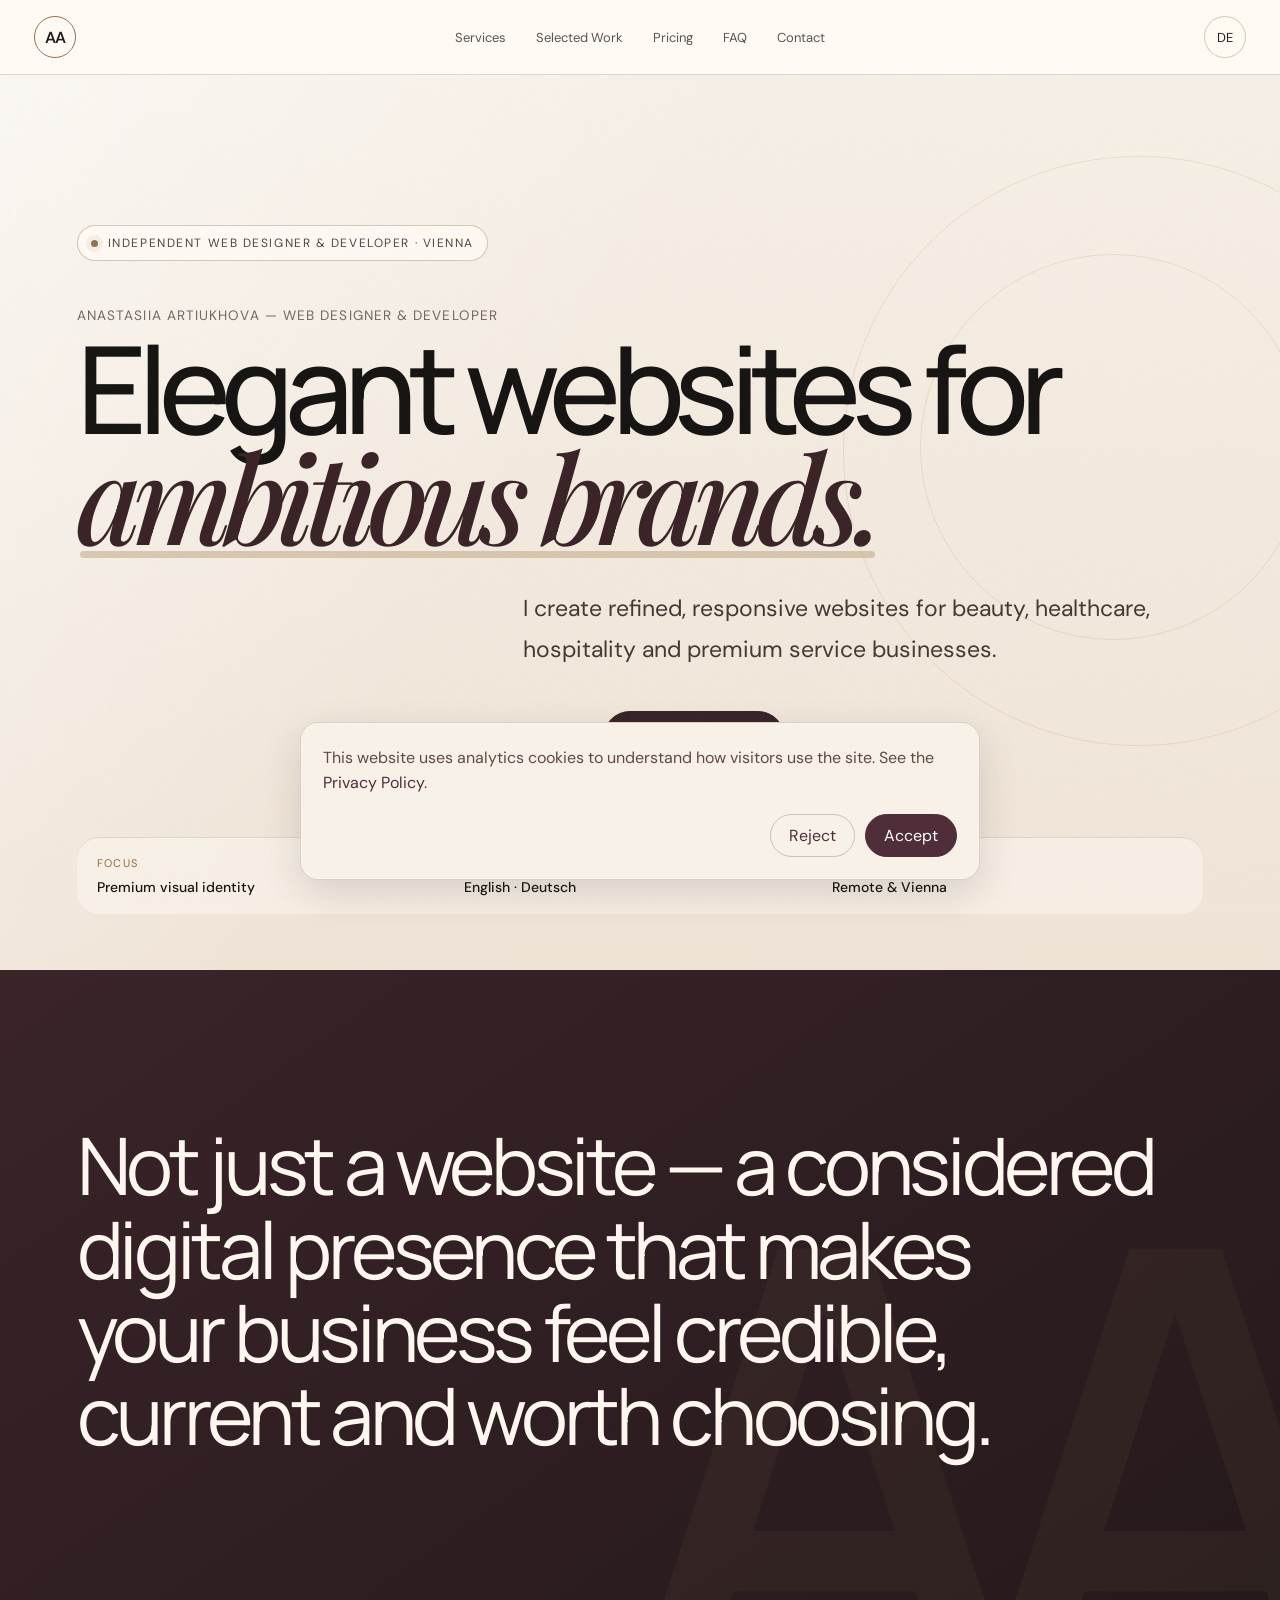
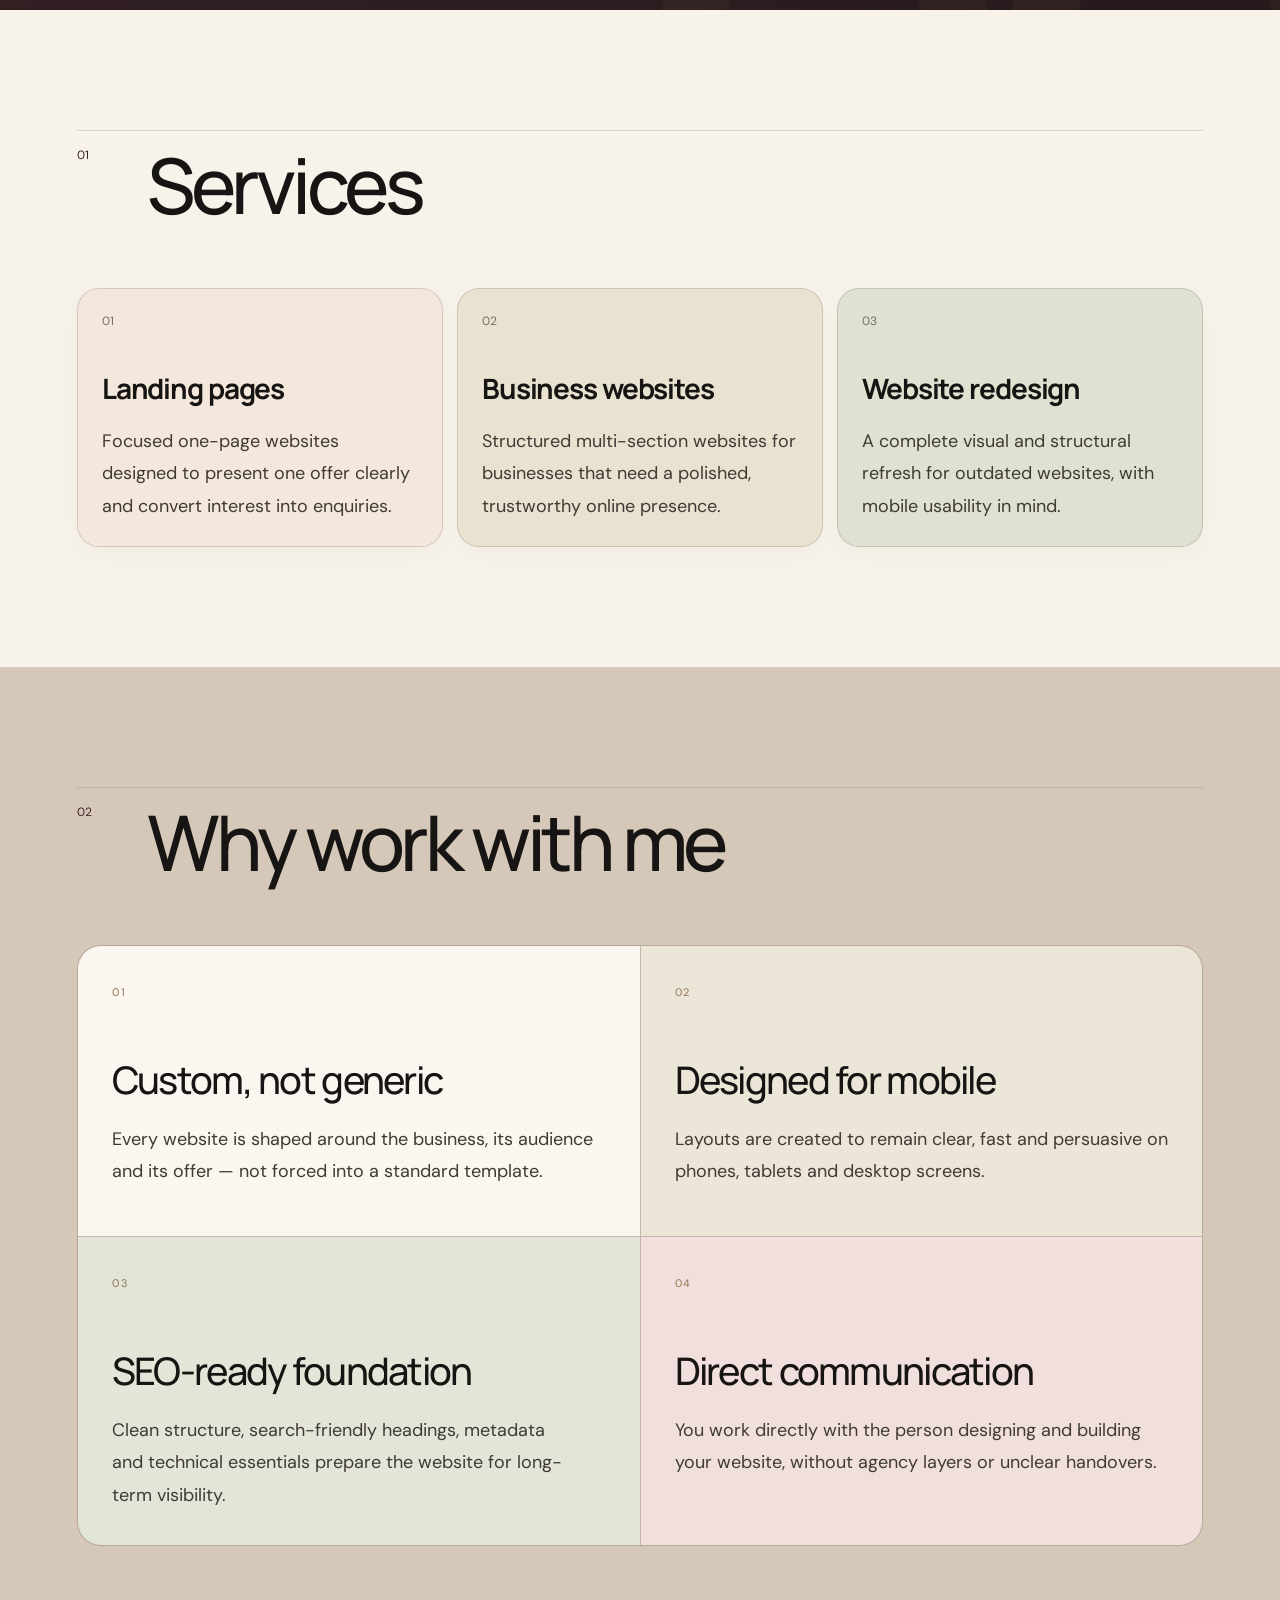
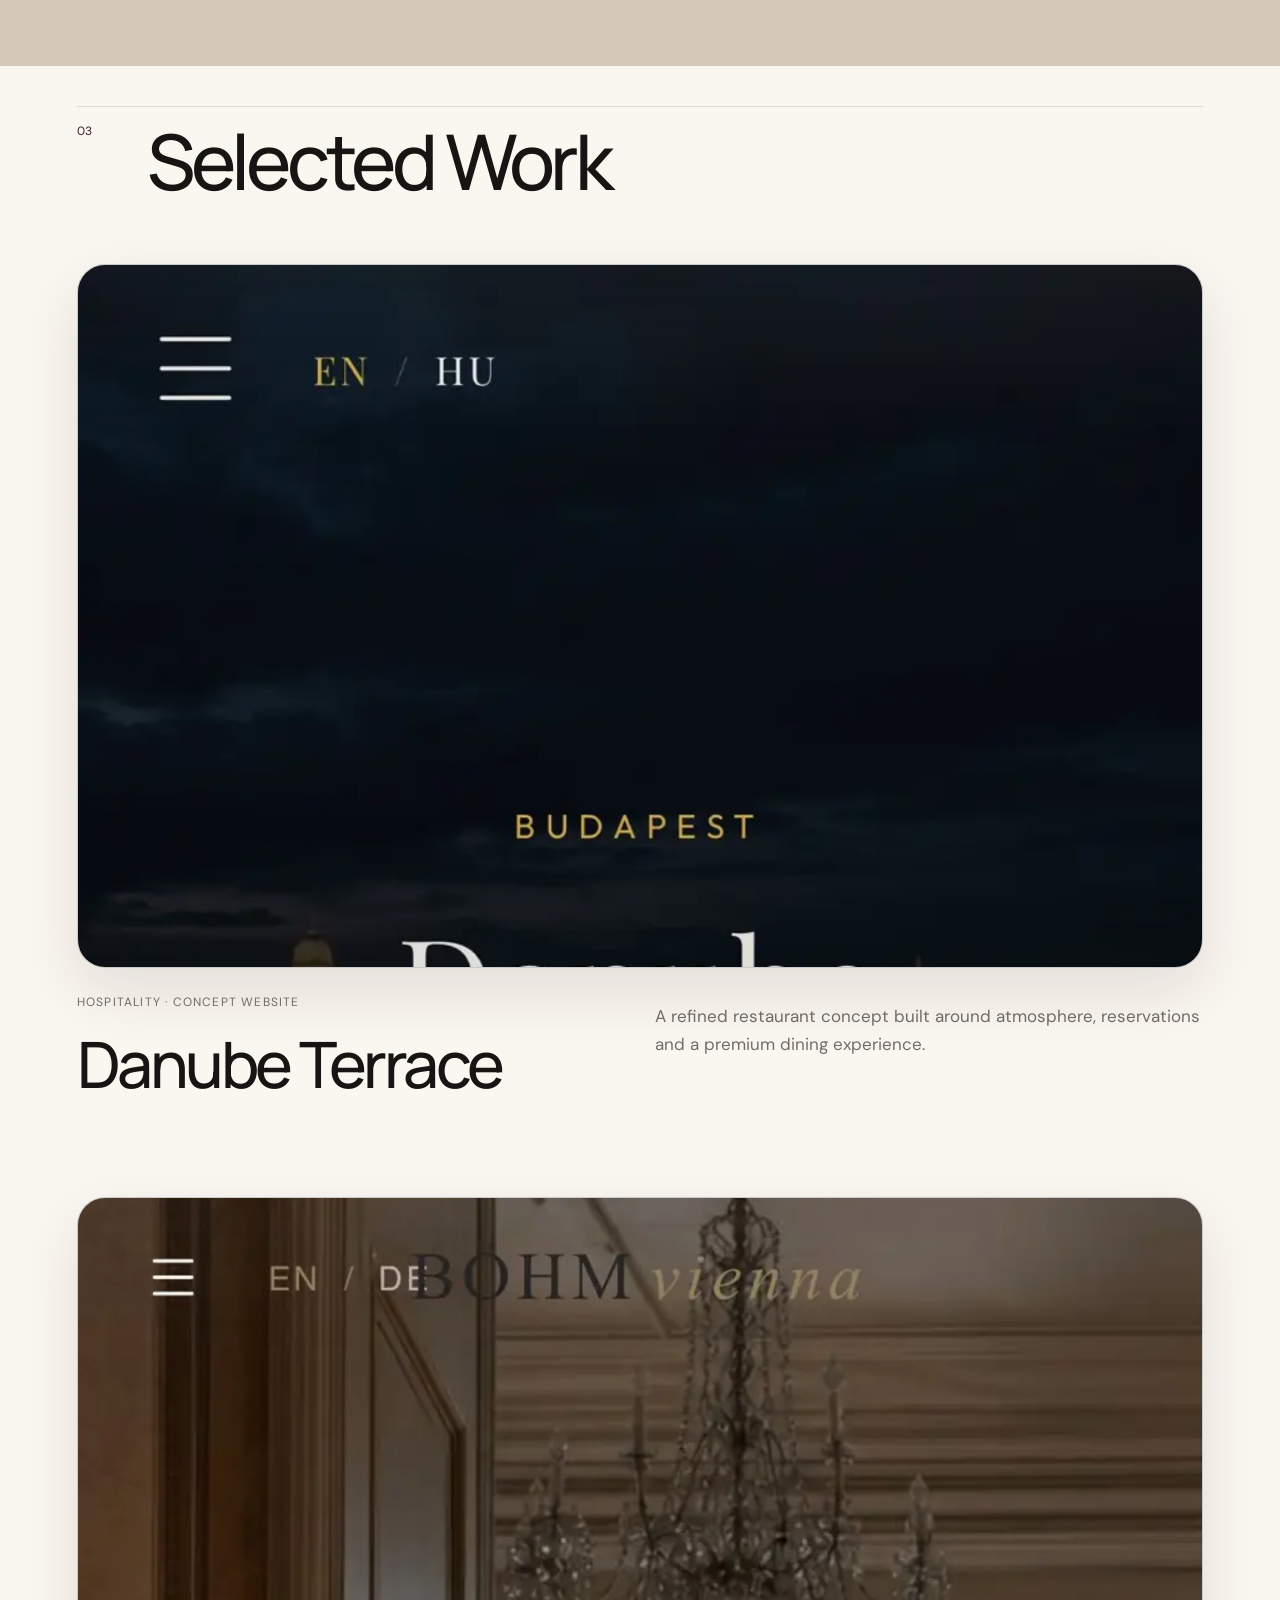
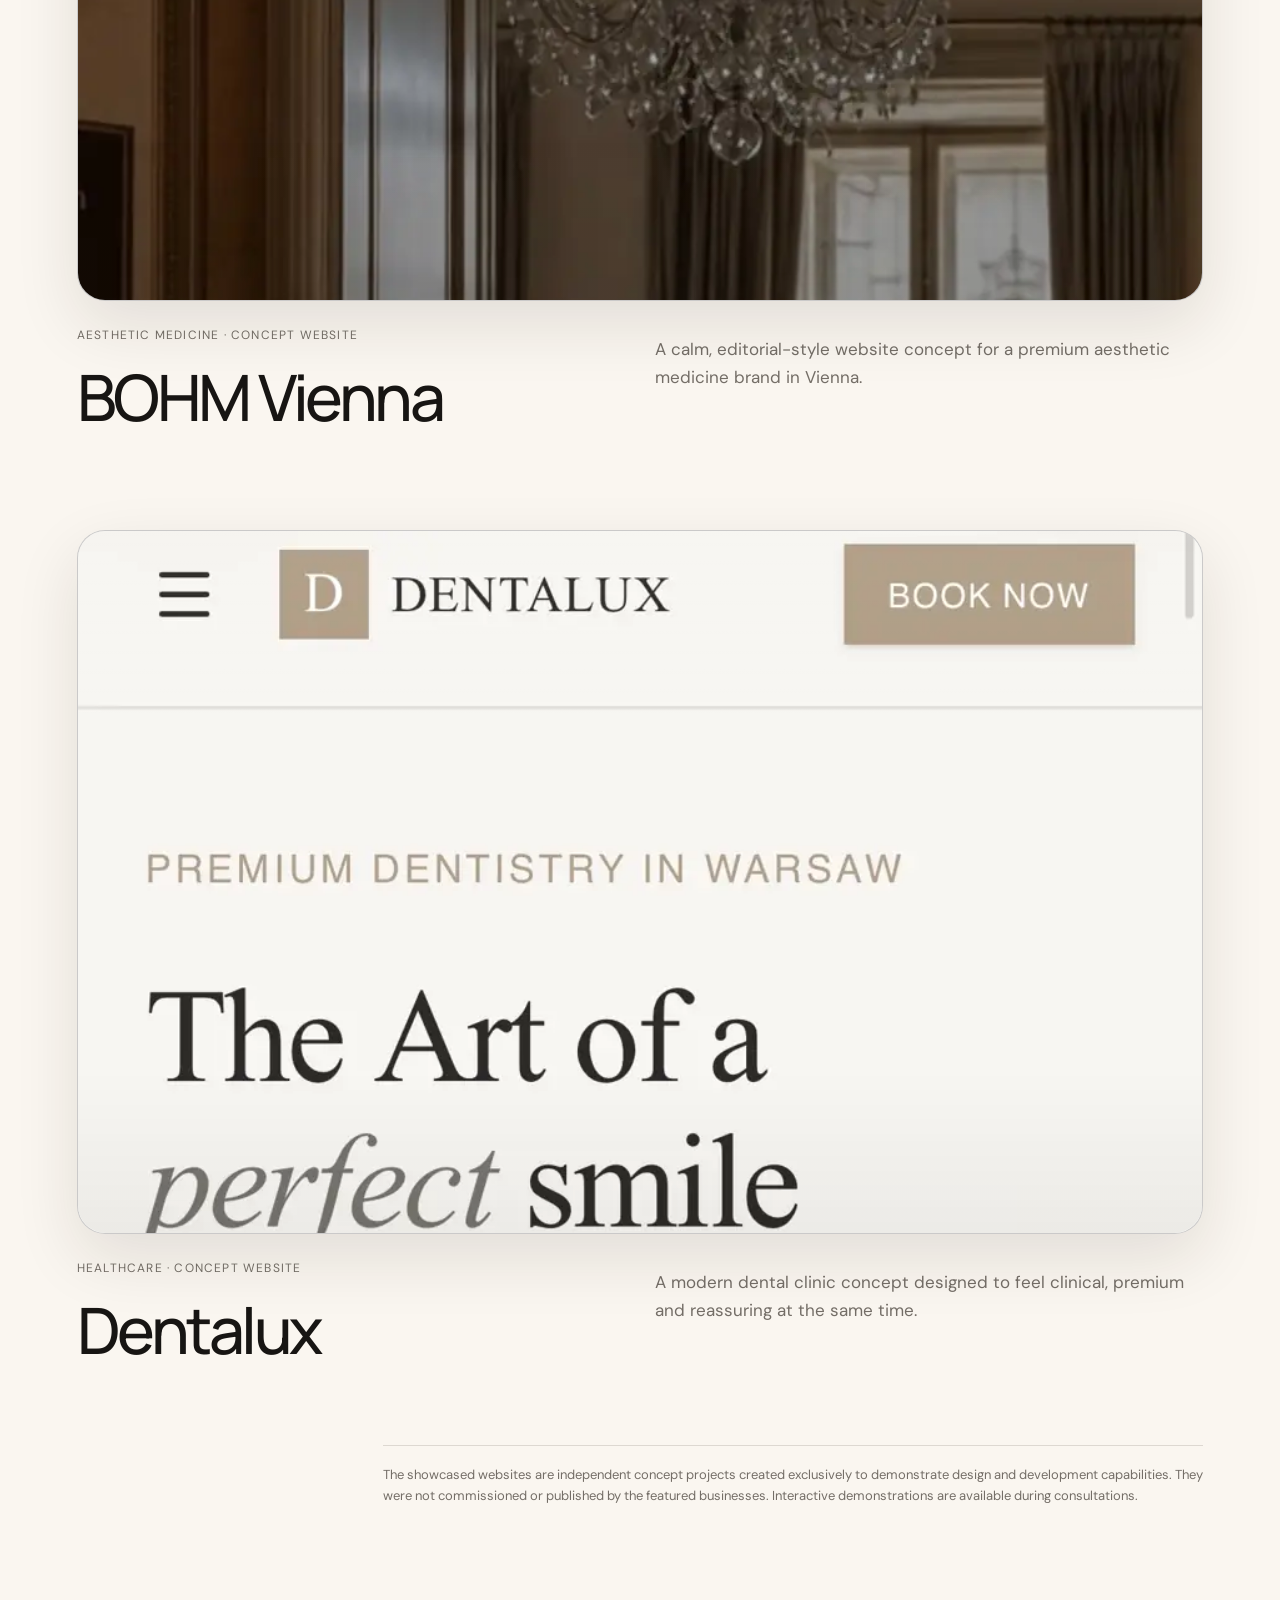
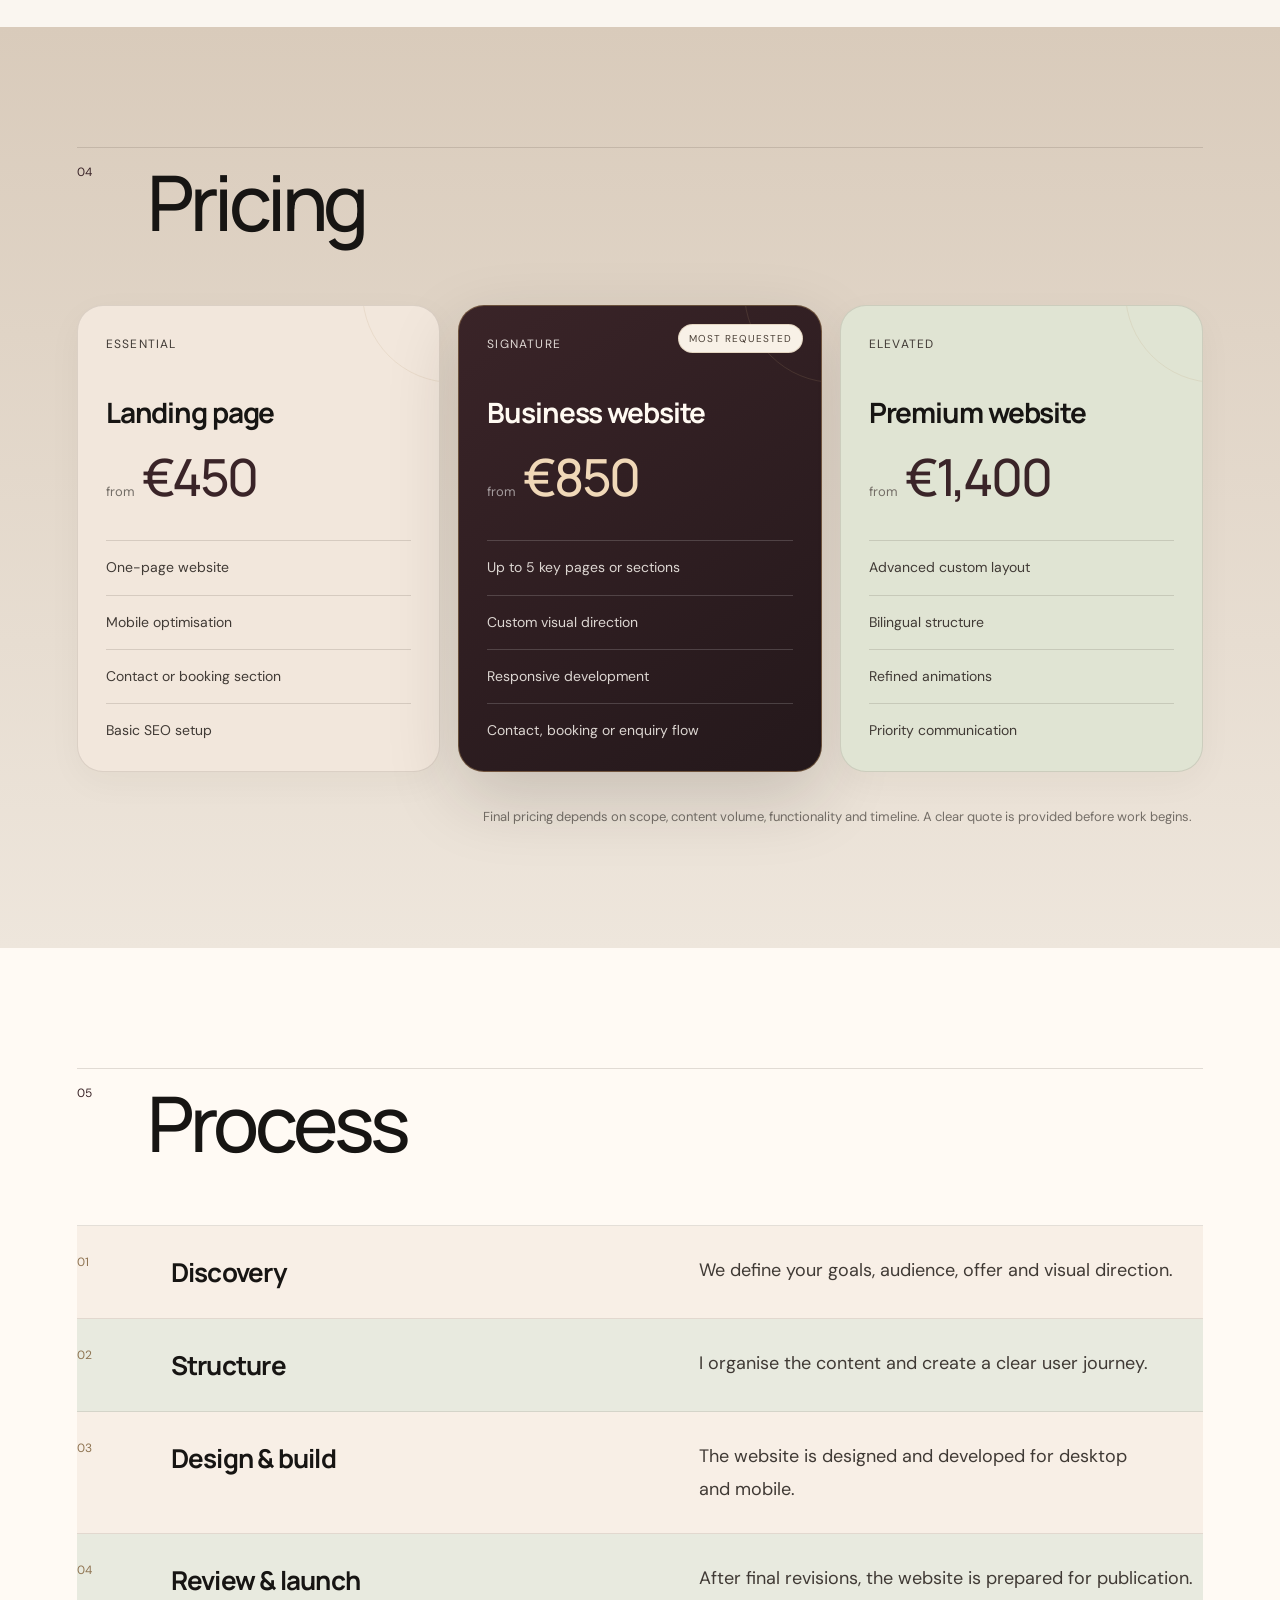
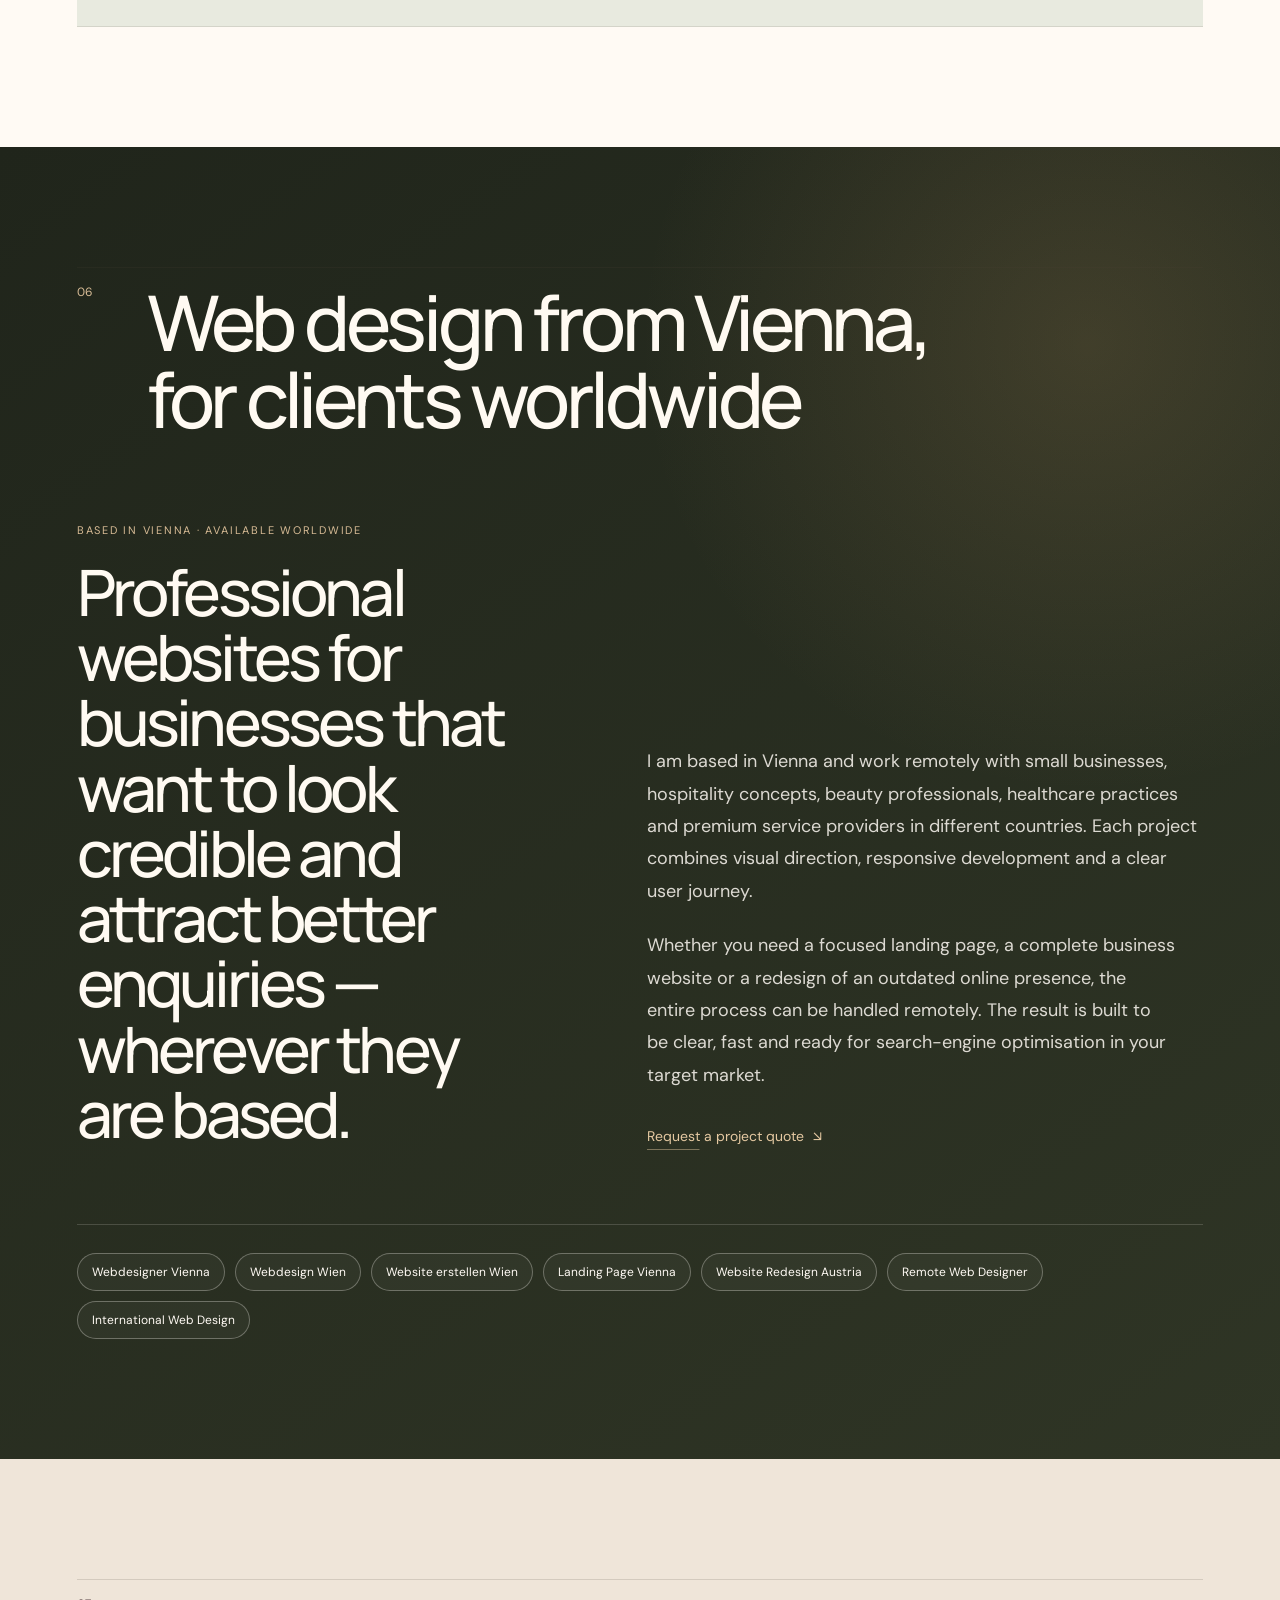
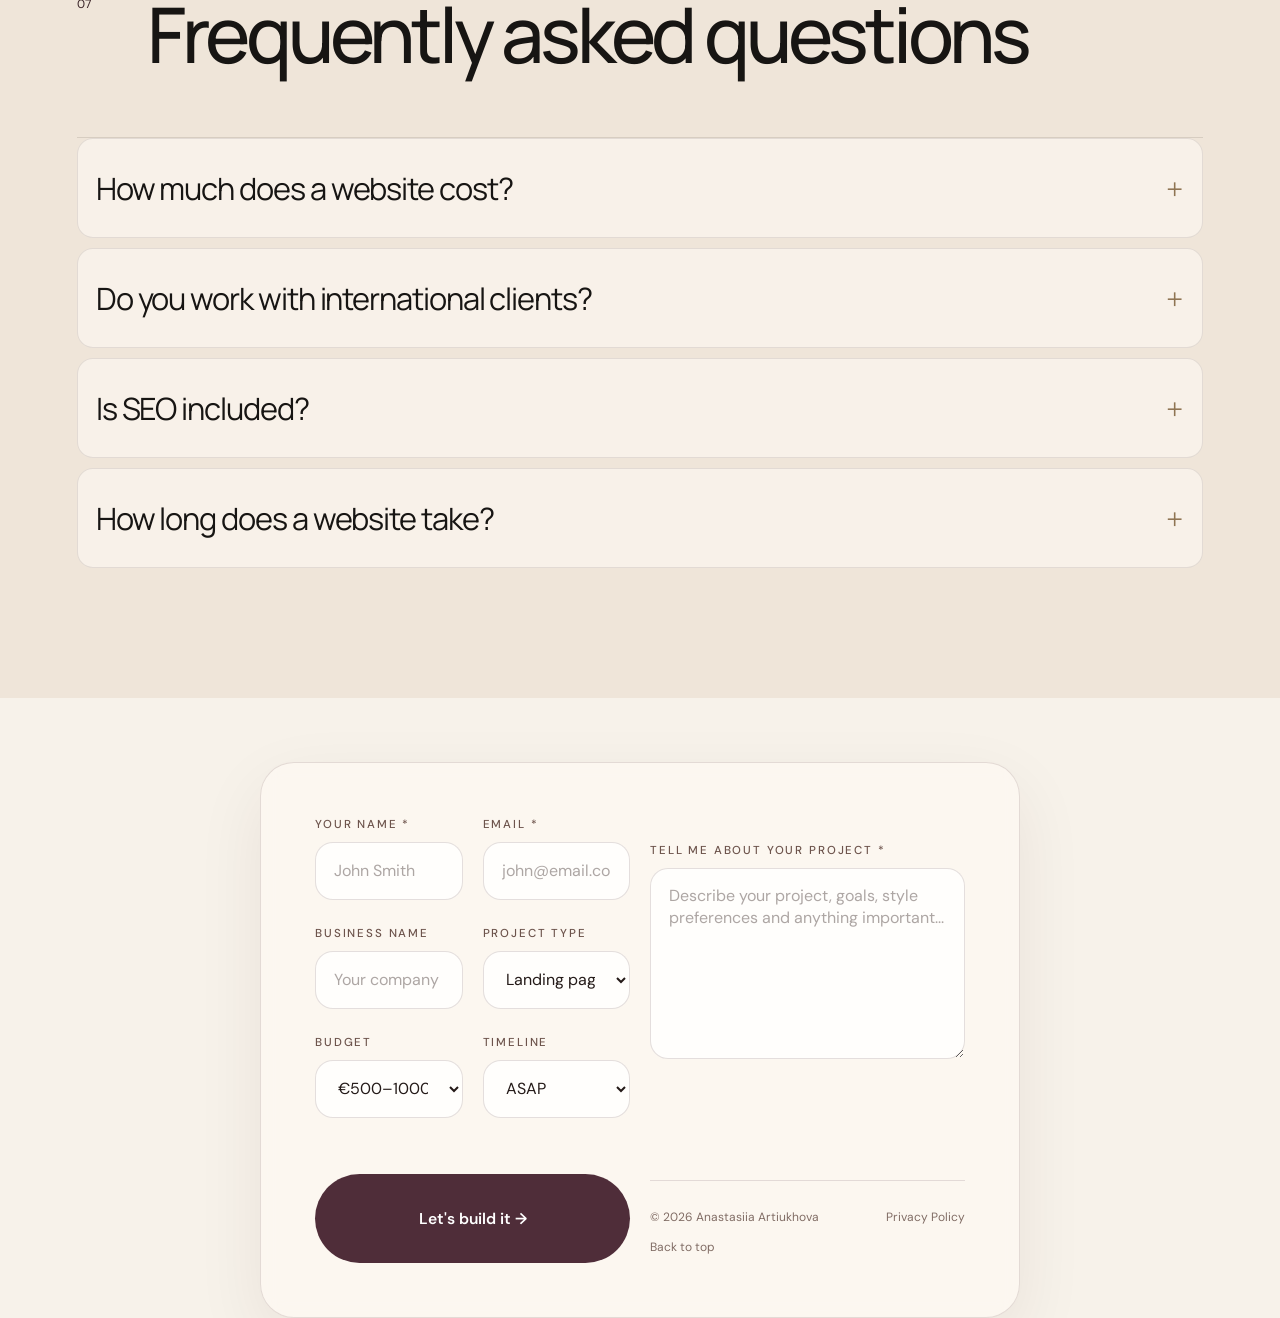
<file: index.html>
<!DOCTYPE html>
<html lang="en">
<head>
  <meta charset="UTF-8">
  <meta name="viewport" content="width=device-width, initial-scale=1.0">

  <title>Anastasiia Artiukhova — Web Designer & Developer in Vienna</title>

   <meta
  name="description"
  content="Anastasiia Artiukhova is an independent web designer and developer in Vienna creating elegant landing pages, business websites and premium website redesigns for clients worldwide."
>
  <link rel="canonical" href="https://anastasiiaartiukhova.com/">
   <link rel="icon" type="image/png" sizes="48x48" href="/C5405A5F-56C1-4DFD-A976-4DECEE183AC2.png">
<link rel="apple-touch-icon" sizes="180x180" href="/C5405A5F-56C1-4DFD-A976-4DECEE183AC2.png">
<meta property="og:type" content="website">
<meta property="og:url" content="https://anastasiiaartiukhova.com/">
<meta property="og:title" content="Anastasiia Artiukhova — Web Designer & Developer">
<meta property="og:description" content="Elegant websites for ambitious brands.">
<meta property="og:image" content="https://anastasiiaartiukhova.com/BA34025C-BF08-43CE-8E19-75D06B09D9A5.png">
<meta property="og:image:width" content="1200">
<meta property="og:image:height" content="630">

<meta name="twitter:card" content="summary_large_image">
<meta name="twitter:title" content="Anastasiia Artiukhova — Web Designer & Developer">
<meta name="twitter:description" content="Elegant websites for ambitious brands.">
<meta name="twitter:image" content="https://anastasiiaartiukhova.com/BA34025C-BF08-43CE-8E19-75D06B09D9A5.png">
  
  <script type="application/ld+json">
{
  "@context": "https://schema.org",
  "@type": "ProfessionalService",
  "name": "Anastasiia Artiukhova",
  "url": "https://anastasiiaartiukhova.com/",
  "image": "https://anastasiiaartiukhova.com/BA34025C-BF08-43CE-8E19-75D06B09D9A5.png",
  "description": "Independent web designer and developer creating elegant landing pages, business websites and website redesigns for clients worldwide.",
  "areaServed": [
    {
      "@type": "City",
      "name": "Vienna"
    },
    {
      "@type": "Country",
      "name": "Austria"
    },
    {
      "@type": "Place",
      "name": "Worldwide"
    }
  ],
  "serviceType": [
    "Web Design",
    "Web Development",
    "Landing Page Design",
    "Business Website Design",
    "Website Redesign"
  ],
  "sameAs": [
  "https://github.com/Artiukhova2005"
]
}
</script>
  <link rel="stylesheet" href="style.css">
</head>
<body>
  <div class="site-shell">
  <header class="topbar">
    <a class="brand" href="#top" aria-label="Back to top">AA</a>
    <nav class="nav" aria-label="Primary navigation">
      <a href="#services" data-en="Services" data-de="Leistungen">Services</a>
      <a href="#work" data-en="Selected Work" data-de="Ausgewählte Arbeiten">Selected Work</a>
      <a href="#pricing" data-en="Pricing" data-de="Preise">Pricing</a>
      <a class="nav-extra" href="#faq" data-en="FAQ" data-de="FAQ">FAQ</a>
      <a href="#contact" data-en="Contact" data-de="Kontakt">Contact</a>
    </nav>
    <button class="lang-switch" type="button" aria-label="Switch language">DE</button>
  </header>

  <main id="top">
    <section class="hero">
      <div class="hero-kicker"><span class="availability-dot" aria-hidden="true"></span><span data-en="Independent web designer & developer · Vienna" data-de="Unabhängige Webdesignerin & Entwicklerin · Wien">
        Independent web designer & developer · Vienna</span>
      </div>
      <p class="hero-name">
  Anastasiia Artiukhova — Web Designer & Developer
</p>
      <h1>
        <span data-en="Elegant websites for" data-de="Elegante Websites für">Elegant websites for</span>
        <em data-en="ambitious brands." data-de="ambitionierte Marken.">ambitious brands.</em>
      </h1>
      <p class="hero-copy" data-en="I create refined, responsive websites for beauty, healthcare, hospitality and premium service businesses." data-de="Ich entwickle hochwertige, responsive Websites für Beauty, Gesundheit, Gastronomie und Premium-Dienstleistungen.">
        I create refined, responsive websites for beauty, healthcare, hospitality and premium service businesses.
      </p>
      <div class="hero-actions">
        <a class="button button-dark" href="https://wa.me/4368110832732" target="_blank" rel="noopener" data-en="Discuss your project" data-de="Projekt besprechen">Discuss your project</a>
        <a class="text-link" href="#pricing"><span data-en="View pricing" data-de="Preise ansehen">View pricing</span><span aria-hidden="true">↘</span></a>
      </div>

      <div class="hero-meta">
        <div><span data-en="Focus" data-de="Fokus">Focus</span><strong data-en="Premium visual identity" data-de="Premium-Markenauftritt">Premium visual identity</strong></div>
        <div><span data-en="Languages" data-de="Sprachen">Languages</span><strong>English · Deutsch</strong></div>
        <div><span data-en="Availability" data-de="Verfügbarkeit">Availability</span><strong data-en="Remote & Vienna" data-de="Remote & Wien">Remote & Vienna</strong></div>
      </div>
    </section>

    <section class="statement reveal">
      <p data-en="Not just a website — a considered digital presence that makes your business feel credible, current and worth choosing." data-de="Nicht nur eine Website – sondern ein durchdachter digitaler Auftritt, der Ihr Unternehmen glaubwürdig, modern und begehrenswert wirken lässt.">
        Not just a website — a considered digital presence that makes your business feel credible, current and worth choosing.
      </p>
    </section>

    <section id="services" class="section reveal">
      <div class="section-heading">
        <span>01</span>
        <h2 data-en="Services" data-de="Leistungen">Services</h2>
      </div>
      <div class="service-grid">
        <article>
          <div class="service-number">01</div>
          <h3 data-en="Landing pages" data-de="Landingpages">Landing pages</h3>
          <p data-en="Focused one-page websites designed to present one offer clearly and convert interest into enquiries." data-de="Fokussierte One-Page-Websites, die ein Angebot klar präsentieren und Interesse in Anfragen verwandeln.">
            Focused one-page websites designed to present one offer clearly and convert interest into enquiries.
          </p>
        </article>
        <article>
          <div class="service-number">02</div>
          <h3 data-en="Business websites" data-de="Unternehmenswebsites">Business websites</h3>
          <p data-en="Structured multi-section websites for businesses that need a polished, trustworthy online presence." data-de="Strukturierte Websites für Unternehmen, die einen professionellen und vertrauenswürdigen Online-Auftritt benötigen.">
            Structured multi-section websites for businesses that need a polished, trustworthy online presence.
          </p>
        </article>
        <article>
          <div class="service-number">03</div>
          <h3 data-en="Website redesign" data-de="Website-Redesign">Website redesign</h3>
          <p data-en="A complete visual and structural refresh for outdated websites, with mobile usability in mind." data-de="Eine vollständige visuelle und strukturelle Überarbeitung veralteter Websites – mit Fokus auf mobile Nutzung.">
            A complete visual and structural refresh for outdated websites, with mobile usability in mind.
          </p>
        </article>
      </div>
    </section>


    <section id="why" class="section trust-section reveal">
      <div class="section-heading">
        <span>02</span>
        <h2 data-en="Why work with me" data-de="Warum mit mir arbeiten">Why work with me</h2>
      </div>
      <div class="trust-grid">
        <article>
          <span>01</span>
          <h3 data-en="Custom, not generic" data-de="Individuell statt austauschbar">Custom, not generic</h3>
          <p data-en="Every website is shaped around the business, its audience and its offer — not forced into a standard template." data-de="Jede Website wird auf das Unternehmen, seine Zielgruppe und sein Angebot abgestimmt – statt in ein Standard-Template gepresst.">Every website is shaped around the business, its audience and its offer — not forced into a standard template.</p>
        </article>
        <article>
          <span>02</span>
          <h3 data-en="Designed for mobile" data-de="Für Mobilgeräte entwickelt">Designed for mobile</h3>
          <p data-en="Layouts are created to remain clear, fast and persuasive on phones, tablets and desktop screens." data-de="Layouts bleiben auf Smartphone, Tablet und Desktop klar, schnell und überzeugend.">Layouts are created to remain clear, fast and persuasive on phones, tablets and desktop screens.</p>
        </article>
        <article>
          <span>03</span>
          <h3 data-en="SEO-ready foundation" data-de="SEO-fähige Grundlage">SEO-ready foundation</h3>
          <p data-en="Clean structure, search-friendly headings, metadata and technical essentials prepare the website for long-term visibility." data-de="Klare Struktur, suchfreundliche Überschriften, Metadaten und technische Grundlagen bereiten die Website auf langfristige Sichtbarkeit vor.">Clean structure, search-friendly headings, metadata and technical essentials prepare the website for long-term visibility.</p>
        </article>
        <article>
          <span>04</span>
          <h3 data-en="Direct communication" data-de="Direkte Kommunikation">Direct communication</h3>
          <p data-en="You work directly with the person designing and building your website, without agency layers or unclear handovers." data-de="Sie arbeiten direkt mit der Person, die Ihre Website gestaltet und entwickelt – ohne Agenturwege oder unklare Übergaben.">You work directly with the person designing and building your website, without agency layers or unclear handovers.</p>
        </article>
      </div>
    </section>

    <section id="work" class="section projects-section reveal">
      <div class="section-heading">
        <span>03</span>
        <h2 data-en="Selected Work" data-de="Ausgewählte Arbeiten">Selected Work</h2>
      </div>

      <div class="project-list">
        <article class="project-card">
          <div class="project-image">
            <img src="[data-uri]" alt="Danube Terrace concept website preview" loading="lazy">
          </div>
          <div class="project-info">
            <div>
              <p class="project-type" data-en="Hospitality · Concept website" data-de="Gastronomie · Konzeptwebsite">Hospitality · Concept website</p>
              <h3>Danube Terrace</h3>
            </div>
            <p data-en="A refined restaurant concept built around atmosphere, reservations and a premium dining experience." data-de="Ein elegantes Restaurantkonzept mit Fokus auf Atmosphäre, Reservierungen und ein hochwertiges Gastronomieerlebnis.">
              A refined restaurant concept built around atmosphere, reservations and a premium dining experience.
            </p>
          </div>
        </article>

        <article class="project-card">
          <div class="project-image">
            <img src="[data-uri]" alt="BOHM Vienna concept website preview" loading="lazy">
          </div>
          <div class="project-info">
            <div>
              <p class="project-type" data-en="Aesthetic medicine · Concept website" data-de="Ästhetische Medizin · Konzeptwebsite">Aesthetic medicine · Concept website</p>
              <h3>BOHM Vienna</h3>
            </div>
            <p data-en="A calm, editorial-style website concept for a premium aesthetic medicine brand in Vienna." data-de="Ein ruhiges, redaktionelles Website-Konzept für eine Premium-Marke im Bereich ästhetische Medizin in Wien.">
              A calm, editorial-style website concept for a premium aesthetic medicine brand in Vienna.
            </p>
          </div>
        </article>

        <article class="project-card">
          <div class="project-image">
            <img src="[data-uri]" alt="Dentalux concept website preview" loading="lazy">
          </div>
          <div class="project-info">
            <div>
              <p class="project-type" data-en="Healthcare · Concept website" data-de="Gesundheit · Konzeptwebsite">Healthcare · Concept website</p>
              <h3>Dentalux</h3>
            </div>
            <p data-en="A modern dental clinic concept designed to feel clinical, premium and reassuring at the same time." data-de="Ein modernes Zahnklinik-Konzept, das zugleich professionell, hochwertig und vertrauenswürdig wirkt.">
              A modern dental clinic concept designed to feel clinical, premium and reassuring at the same time.
            </p>
          </div>
        </article>
      </div>

      <p class="concept-note" data-en="The showcased websites are independent concept projects created exclusively to demonstrate design and development capabilities. They were not commissioned or published by the featured businesses. Interactive demonstrations are available during consultations." data-de="Die gezeigten Websites sind unabhängige Konzeptprojekte, die ausschließlich zur Demonstration von Design- und Entwicklungsfähigkeiten erstellt wurden. Sie wurden weder von den dargestellten Unternehmen beauftragt noch veröffentlicht. Interaktive Demonstrationen sind im Beratungsgespräch verfügbar.">
        The showcased websites are independent concept projects created exclusively to demonstrate design and development capabilities. They were not commissioned or published by the featured businesses. Interactive demonstrations are available during consultations.
      </p>
    </section>

    <section id="pricing" class="section pricing-section reveal">
      <div class="section-heading">
        <span>04</span>
        <h2 data-en="Pricing" data-de="Preise">Pricing</h2>
      </div>
      <div class="pricing-grid">
        <article class="price-card">
          <p data-en="Essential" data-de="Essential">Essential</p>
          <h3 data-en="Landing page" data-de="Landingpage">Landing page</h3>
          <div class="price"><span data-en="from" data-de="ab">from</span> <strong>€450</strong></div>
          <ul>
            <li data-en="One-page website" data-de="One-Page-Website">One-page website</li>
            <li data-en="Mobile optimisation" data-de="Mobile Optimierung">Mobile optimisation</li>
            <li data-en="Contact or booking section" data-de="Kontakt- oder Buchungsbereich">Contact or booking section</li>
            <li data-en="Basic SEO setup" data-de="Grundlegende SEO-Einrichtung">Basic SEO setup</li>
          </ul>
        </article>

        <article class="price-card featured">
          <div class="recommended" data-en="Most requested" data-de="Am beliebtesten">Most requested</div>
          <p data-en="Signature" data-de="Signature">Signature</p>
          <h3 data-en="Business website" data-de="Unternehmenswebsite">Business website</h3>
          <div class="price"><span data-en="from" data-de="ab">from</span> <strong>€850</strong></div>
          <ul>
            <li data-en="Up to 5 key pages or sections" data-de="Bis zu 5 Hauptseiten oder Bereiche">Up to 5 key pages or sections</li>
            <li data-en="Custom visual direction" data-de="Individuelle visuelle Gestaltung">Custom visual direction</li>
            <li data-en="Responsive development" data-de="Responsive Entwicklung">Responsive development</li>
            <li data-en="Contact, booking or enquiry flow" data-de="Kontakt-, Buchungs- oder Anfrageprozess">Contact, booking or enquiry flow</li>
          </ul>
        </article>

        <article class="price-card">
          <p data-en="Elevated" data-de="Elevated">Elevated</p>
          <h3 data-en="Premium website" data-de="Premium-Website">Premium website</h3>
          <div class="price"><span data-en="from" data-de="ab">from</span> <strong>€1,400</strong></div>
          <ul>
            <li data-en="Advanced custom layout" data-de="Fortgeschrittenes individuelles Layout">Advanced custom layout</li>
            <li data-en="Bilingual structure" data-de="Zweisprachige Struktur">Bilingual structure</li>
            <li data-en="Refined animations" data-de="Hochwertige Animationen">Refined animations</li>
            <li data-en="Priority communication" data-de="Priorisierte Kommunikation">Priority communication</li>
          </ul>
        </article>
      </div>
      <p class="pricing-note" data-en="Final pricing depends on scope, content volume, functionality and timeline. A clear quote is provided before work begins." data-de="Der endgültige Preis hängt von Umfang, Inhaltsmenge, Funktionen und Zeitplan ab. Vor Projektbeginn erhalten Sie ein klares Angebot.">
        Final pricing depends on scope, content volume, functionality and timeline. A clear quote is provided before work begins.
      </p>
    </section>

    <section class="section process-section reveal">
      <div class="section-heading">
        <span>05</span>
        <h2 data-en="Process" data-de="Ablauf">Process</h2>
      </div>
      <div class="process-list">
        <div><span>01</span><h3 data-en="Discovery" data-de="Kennenlernen">Discovery</h3><p data-en="We define your goals, audience, offer and visual direction." data-de="Wir definieren Ziele, Zielgruppe, Angebot und visuelle Richtung.">We define your goals, audience, offer and visual direction.</p></div>
        <div><span>02</span><h3 data-en="Structure" data-de="Struktur">Structure</h3><p data-en="I organise the content and create a clear user journey." data-de="Ich strukturiere die Inhalte und entwickle eine klare Nutzerführung.">I organise the content and create a clear user journey.</p></div>
        <div><span>03</span><h3 data-en="Design & build" data-de="Design & Umsetzung">Design & build</h3><p data-en="The website is designed and developed for desktop and mobile." data-de="Die Website wird für Desktop und Mobile gestaltet und umgesetzt.">The website is designed and developed for desktop and mobile.</p></div>
        <div><span>04</span><h3 data-en="Review & launch" data-de="Abstimmung & Launch">Review & launch</h3><p data-en="After final revisions, the website is prepared for publication." data-de="Nach den finalen Anpassungen wird die Website zur Veröffentlichung vorbereitet.">After final revisions, the website is prepared for publication.</p></div>
      </div>
    </section>


    <section id="vienna" class="section local-seo-section reveal">
      <div class="section-heading">
        <span>06</span>
        <h2 data-en="Web design from Vienna, for clients worldwide" data-de="Webdesign aus Wien – für Kunden weltweit">Web design from Vienna, for clients worldwide</h2>
      </div>
      <div class="local-seo-layout">
        <div class="local-seo-intro">
          <p class="eyebrow" data-en="Based in Vienna · Available worldwide" data-de="In Wien ansässig · Weltweit verfügbar">Based in Vienna · Available worldwide</p>
          <h3 data-en="Professional websites for businesses that want to look credible and attract better enquiries — wherever they are based." data-de="Professionelle Websites für Unternehmen, die glaubwürdig auftreten und bessere Anfragen gewinnen möchten – unabhängig vom Standort.">Professional websites for businesses that want to look credible and attract better enquiries — wherever they are based.</h3>
        </div>
        <div class="local-seo-copy">
          <p data-en="I am based in Vienna and work remotely with small businesses, hospitality concepts, beauty professionals, healthcare practices and premium service providers in different countries. Each project combines visual direction, responsive development and a clear user journey." data-de="Ich bin in Wien ansässig und arbeite remote mit kleinen Unternehmen, Gastronomiekonzepten, Beauty-Professionals, Gesundheitspraxen und hochwertigen Dienstleistern in verschiedenen Ländern. Jedes Projekt verbindet visuelle Gestaltung, responsive Entwicklung und eine klare Nutzerführung.">I am based in Vienna and work remotely with small businesses, hospitality concepts, beauty professionals, healthcare practices and premium service providers in different countries. Each project combines visual direction, responsive development and a clear user journey.</p>
          <p data-en="Whether you need a focused landing page, a complete business website or a redesign of an outdated online presence, the entire process can be handled remotely. The result is built to be clear, fast and ready for search-engine optimisation in your target market." data-de="Ob fokussierte Landingpage, vollständige Unternehmenswebsite oder Redesign eines veralteten Online-Auftritts: Der gesamte Prozess kann remote umgesetzt werden. Das Ergebnis wird klar, schnell und für Suchmaschinenoptimierung in Ihrem Zielmarkt vorbereitet.">Whether you need a focused landing page, a complete business website or a redesign of an outdated online presence, the entire process can be handled remotely. The result is built to be clear, fast and ready for search-engine optimisation in your target market.</p>
          <a class="text-link local-link" href="#contact"><span data-en="Request a project quote" data-de="Projektangebot anfragen">Request a project quote</span><span aria-hidden="true">↘</span></a>
        </div>
      </div>
      <div class="keyword-services" aria-label="Web design services in Vienna">
        <span>Webdesigner Vienna</span>
        <span>Webdesign Wien</span>
        <span>Website erstellen Wien</span>
        <span>Landing Page Vienna</span>
        <span>Website Redesign Austria</span>
        <span>Remote Web Designer</span>
        <span>International Web Design</span>
      </div>
    </section>


    <section id="faq" class="section faq-section reveal">
      <div class="section-heading">
        <span>07</span>
        <h2 data-en="Frequently asked questions" data-de="Häufige Fragen">Frequently asked questions</h2>
      </div>
      <div class="faq-list">
        <details>
          <summary data-en="How much does a website cost?" data-de="Wie viel kostet eine Website?">How much does a website cost?</summary>
          <p data-en="A focused landing page starts from €450, a business website from €850 and a more advanced premium website from €1,400. The final quote depends on content, functionality and timeline." data-de="Eine fokussierte Landingpage beginnt bei 450 €, eine Unternehmenswebsite bei 850 € und eine umfangreichere Premium-Website bei 1.400 €. Das endgültige Angebot hängt von Inhalt, Funktionen und Zeitplan ab.">A focused landing page starts from €450, a business website from €850 and a more advanced premium website from €1,400. The final quote depends on content, functionality and timeline.</p>
        </details>
        <details>
          <summary data-en="Do you work with international clients?" data-de="Arbeiten Sie mit internationalen Kunden?">Do you work with international clients?</summary>
          <p data-en="Yes. I am based in Vienna, but the full design and development process can be handled remotely for clients worldwide. Communication is available in English and German." data-de="Ja. Ich bin in Wien ansässig, aber der gesamte Design- und Entwicklungsprozess kann für Kunden weltweit remote umgesetzt werden. Die Kommunikation ist auf Englisch und Deutsch möglich.">Yes. I am based in Vienna, but the full design and development process can be handled remotely for clients worldwide. Communication is available in English and German.</p>
        </details>
        <details>
          <summary data-en="Is SEO included?" data-de="Ist SEO enthalten?">Is SEO included?</summary>
          <p data-en="Every project includes an SEO-ready technical foundation: semantic structure, metadata, mobile optimisation and basic indexing files. Ongoing content strategy, link building and paid advertising are separate services." data-de="Jedes Projekt enthält eine SEO-fähige technische Grundlage: semantische Struktur, Metadaten, mobile Optimierung und grundlegende Indexierungsdateien. Laufende Content-Strategie, Linkaufbau und bezahlte Werbung sind separate Leistungen.">Every project includes an SEO-ready technical foundation: semantic structure, metadata, mobile optimisation and basic indexing files. Ongoing content strategy, link building and paid advertising are separate services.</p>
        </details>
        <details>
          <summary data-en="How long does a website take?" data-de="Wie lange dauert eine Website?">How long does a website take?</summary>
          <p data-en="A landing page commonly takes around one to three weeks. Larger websites take longer depending on feedback speed, content readiness and required functionality." data-de="Eine Landingpage dauert üblicherweise etwa ein bis drei Wochen. Größere Websites benötigen je nach Feedback, vorbereiteten Inhalten und Funktionen mehr Zeit.">A landing page commonly takes around one to three weeks. Larger websites take longer depending on feedback speed, content readiness and required functionality.</p>
        </details>
      </div>
    </section>

  <form
  id="contact-form"
  class="contact-form"
  action="https://api.web3forms.com/submit"
  method="POST"
>
  <input
    type="hidden"
    name="access_key"
    value="0352c931-7728-42ca-be35-4b68d6af90b8"
  >

  <input
    type="hidden"
    name="subject"
    value="New enquiry from anastasiiaartiukhova.com"
  >

  <input
    type="hidden"
    name="from_name"
    value="Anastasiia Artiukhova Portfolio"
  >

  <input
    type="checkbox"
    name="botcheck"
    style="display:none"
  >

  <div class="form-grid">

  <div class="form-grid">

    <div class="field">
      <label>Your name *</label>
      <input
        type="text"
        name="name"
        placeholder="John Smith"
        required
      >
    </div>

    <div class="field">
      <label>Email *</label>
      <input
        type="email"
        name="email"
        placeholder="john@email.com"
        required
      >
    </div>

    <div class="field">
      <label>Business name</label>
      <input
        type="text"
        name="company"
        placeholder="Your company"
      >
    </div>

    <div class="field">
      <label>Project type</label>
      <select name="project_type">

        <option>Landing page</option>

        <option>Business website</option>

        <option>Website redesign</option>

        <option>Premium website</option>

        <option>Other</option>

      </select>
    </div>

    <div class="field">
      <label>Budget</label>

      <select name="budget">

        <option>€500–1000</option>

        <option>€1000–2500</option>

        <option>€2500–5000</option>

        <option>€5000+</option>

        <option>Not sure yet</option>

      </select>
    </div>

    <div class="field">
      <label>Timeline</label>

      <select name="timeline">

        <option>ASAP</option>

        <option>Within 1 month</option>

        <option>1–3 months</option>

        <option>Flexible</option>

      </select>

    </div>

  </div>

  <div class="field field-full">

    <label>Tell me about your project *</label>

    <textarea
      name="message"
      rows="7"
      placeholder="Describe your project, goals, style preferences and anything important..."
      required
    ></textarea>

  </div>

  <button
    class="submit-btn"
    type="submit"
  >
    Let's build it →
  </button>

</form>

  <footer>
    <span>© 2026 Anastasiia Artiukhova</span>
    <a href="/privacy.html">Privacy Policy</a>
    <a href="#top" data-en="Back to top" data-de="Nach oben">Back to top</a>
  </footer>
</div>
  <div class="cookie-banner" id="cookie-banner">
  <p>
    This website uses analytics cookies to understand how visitors use the site.
    See the <a href="/privacy.html">Privacy Policy</a>.
  </p>

  <div class="cookie-actions">
    <button type="button" id="cookie-reject">Reject</button>
    <button type="button" id="cookie-accept">Accept</button>
  </div>
</div>
<script src="script.js"></script>
</body>
</html>
</file>
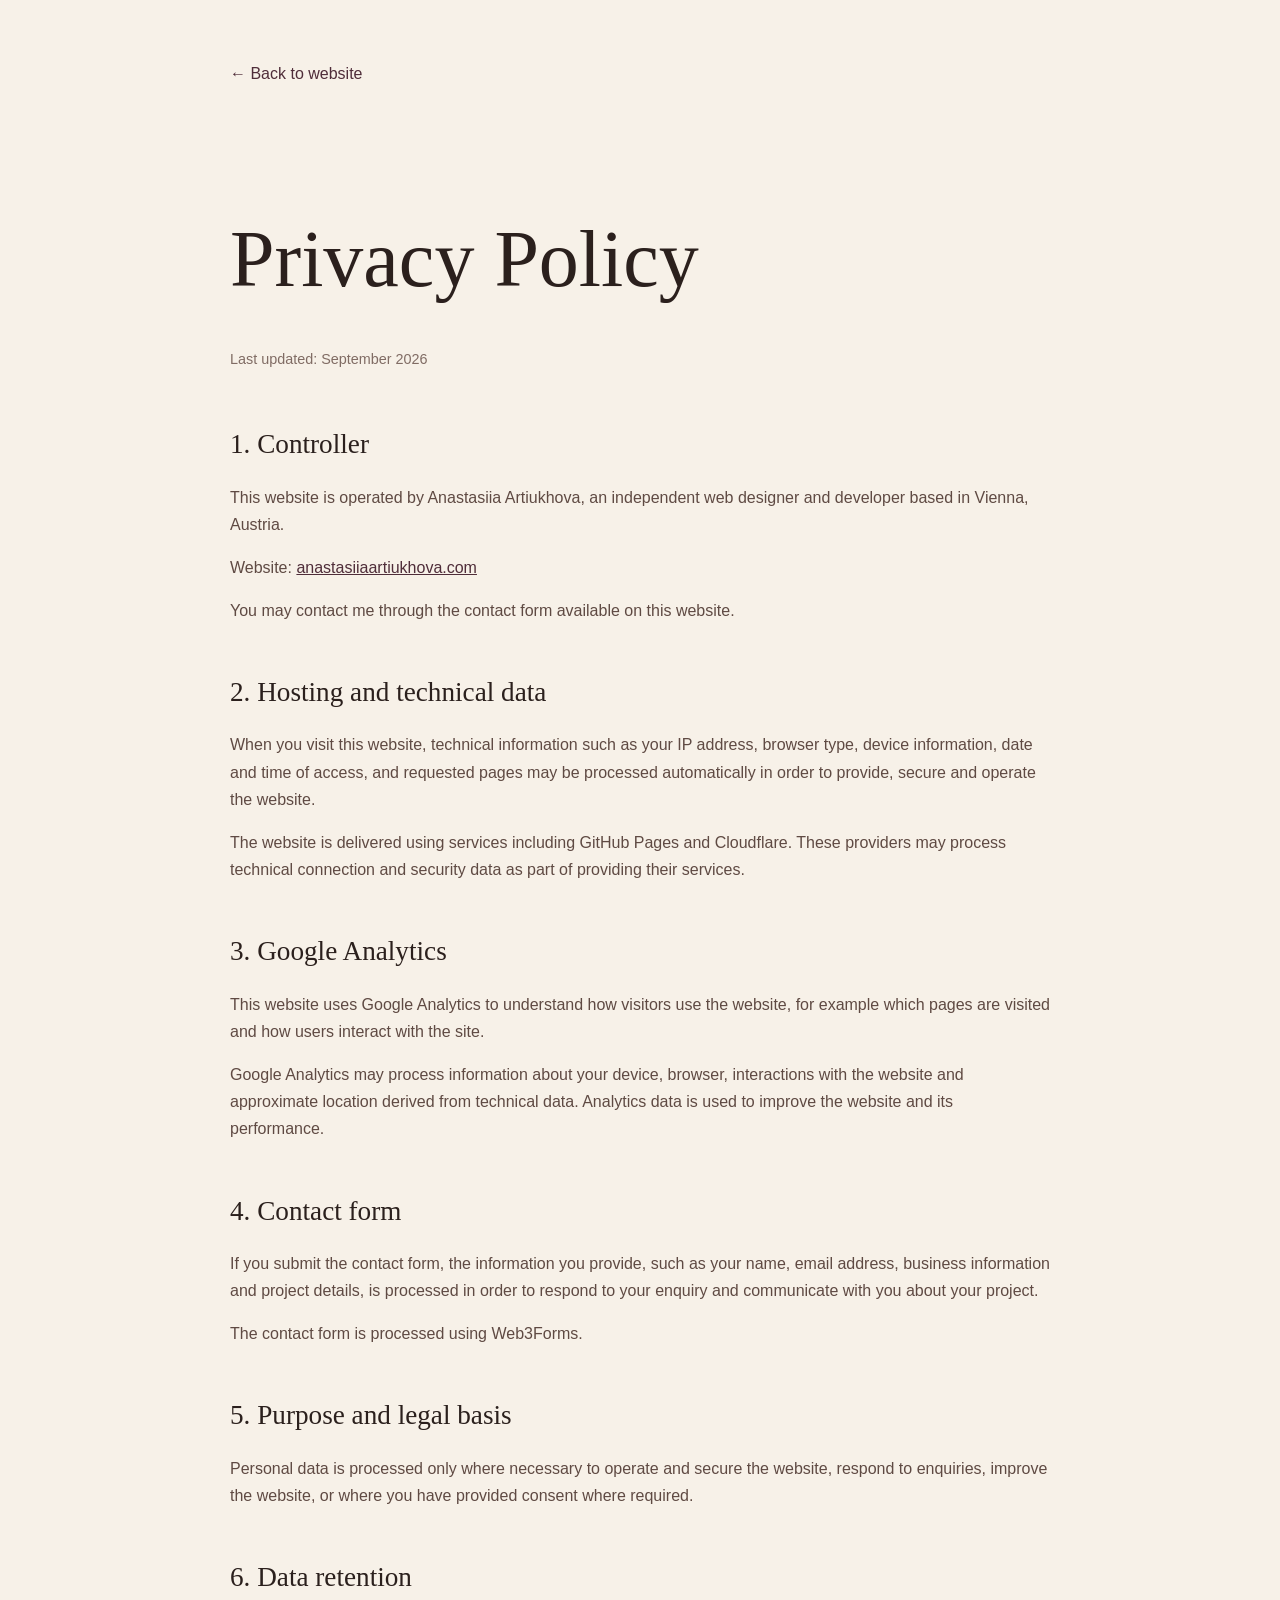
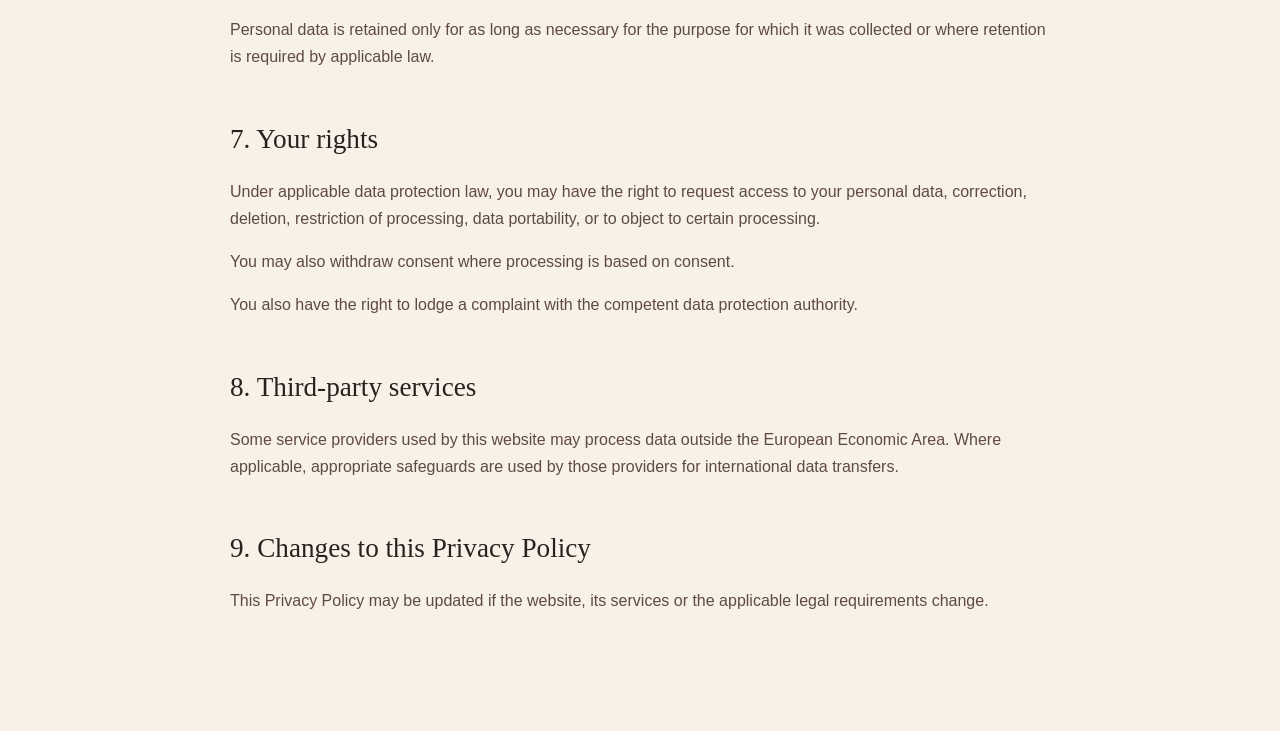
<file: privacy.html>
<!DOCTYPE html>
<html lang="en">
<head>
  <meta charset="UTF-8">
  <meta name="viewport" content="width=device-width, initial-scale=1.0">

  <title>Privacy Policy — Anastasiia Artiukhova</title>

  <meta
    name="description"
    content="Privacy Policy for anastasiiaartiukhova.com."
  >

  <link rel="canonical" href="https://anastasiiaartiukhova.com/privacy.html">

  <link
    rel="icon"
    type="image/png"
    href="/C5405A5F-56C1-4DFD-A976-4DECEE183AC2.png"
  >

  <style>
    body {
      margin: 0;
      background: #f7f1e8;
      color: #2b201d;
      font-family: Arial, sans-serif;
      line-height: 1.7;
    }

    .privacy-page {
      max-width: 820px;
      margin: 0 auto;
      padding: 60px 24px 100px;
    }

    .privacy-back {
      display: inline-block;
      margin-bottom: 50px;
      color: #4f2d39;
      text-decoration: none;
    }

    h1, h2 {
      font-family: Georgia, "Times New Roman", serif;
      font-weight: 400;
    }

    h1 {
      font-size: clamp(2.8rem, 8vw, 5rem);
      margin-bottom: 20px;
    }

    h2 {
      font-size: 1.7rem;
      margin-top: 45px;
      margin-bottom: 12px;
    }

    p {
      color: #5f4a43;
    }

    a {
      color: #4f2d39;
    }

    .updated {
      margin-bottom: 50px;
      font-size: 0.9rem;
      color: #806c64;
    }
  </style>
</head>

<body>

  <main class="privacy-page">

    <a class="privacy-back" href="/">← Back to website</a>

    <h1>Privacy Policy</h1>

    <p class="updated">Last updated: September 2026</p>

    <h2>1. Controller</h2>

    <p>
      This website is operated by Anastasiia Artiukhova,
      an independent web designer and developer based in Vienna, Austria.
    </p>

    <p>
      Website:
      <a href="https://anastasiiaartiukhova.com/">
        anastasiiaartiukhova.com
      </a>
    </p>

    <p>
      You may contact me through the contact form available on this website.
    </p>

    <h2>2. Hosting and technical data</h2>

    <p>
      When you visit this website, technical information such as your IP address,
      browser type, device information, date and time of access, and requested
      pages may be processed automatically in order to provide, secure and
      operate the website.
    </p>

    <p>
      The website is delivered using services including GitHub Pages and
      Cloudflare. These providers may process technical connection and security
      data as part of providing their services.
    </p>

    <h2>3. Google Analytics</h2>

    <p>
      This website uses Google Analytics to understand how visitors use the
      website, for example which pages are visited and how users interact with
      the site.
    </p>

    <p>
      Google Analytics may process information about your device, browser,
      interactions with the website and approximate location derived from
      technical data. Analytics data is used to improve the website and its
      performance.
    </p>

    <h2>4. Contact form</h2>

    <p>
      If you submit the contact form, the information you provide, such as your
      name, email address, business information and project details, is processed
      in order to respond to your enquiry and communicate with you about your
      project.
    </p>

    <p>
      The contact form is processed using Web3Forms.
    </p>

    <h2>5. Purpose and legal basis</h2>

    <p>
      Personal data is processed only where necessary to operate and secure the
      website, respond to enquiries, improve the website, or where you have
      provided consent where required.
    </p>

    <h2>6. Data retention</h2>

    <p>
      Personal data is retained only for as long as necessary for the purpose
      for which it was collected or where retention is required by applicable
      law.
    </p>

    <h2>7. Your rights</h2>

    <p>
      Under applicable data protection law, you may have the right to request
      access to your personal data, correction, deletion, restriction of
      processing, data portability, or to object to certain processing.
    </p>

    <p>
      You may also withdraw consent where processing is based on consent.
    </p>

    <p>
      You also have the right to lodge a complaint with the competent data
      protection authority.
    </p>

    <h2>8. Third-party services</h2>

    <p>
      Some service providers used by this website may process data outside the
      European Economic Area. Where applicable, appropriate safeguards are used
      by those providers for international data transfers.
    </p>

    <h2>9. Changes to this Privacy Policy</h2>

    <p>
      This Privacy Policy may be updated if the website, its services or the
      applicable legal requirements change.
    </p>

  </main>

</body>
</html>
</file>
<file: style.css>
@import url('https://fonts.googleapis.com/css2?family=DM+Sans:wght@400;500;600&family=Manrope:wght@400;500;600&family=Playfair+Display:ital,wght@1,500&display=swap');

:root {
  --bg: #f2efe9;
  --paper: #f8f6f1;
  --ink: #141414;
  --muted: #69665f;
  --line: rgba(20, 20, 20, 0.16);
  --dark: #151513;
  --radius: 28px;
}

* { box-sizing: border-box; }
html { scroll-behavior: smooth; }
body {
  margin: 0;
  background: var(--bg);
  color: var(--ink);
  font-family: "DM Sans", sans-serif;
  -webkit-font-smoothing: antialiased;
}
a { color: inherit; text-decoration: none; }
img { display: block; width: 100%; }
button, a { -webkit-tap-highlight-color: transparent; }

.site-shell { overflow: hidden; }
.topbar {
  position: relative;
  display: grid;
  grid-template-columns: 1fr auto 1fr;
  align-items: center;
  padding: 18px 34px;
  background: rgba(242, 239, 233, 0.84);
  border-bottom: 1px solid transparent;
  backdrop-filter: blur(18px);
  transition: border-color .3s ease;
}
.topbar.scrolled { border-color: var(--line); }
.brand {
  width: 42px;
  height: 42px;
  display: grid;
  place-items: center;
  border: 1px solid var(--ink);
  border-radius: 50%;
  font-weight: 600;
  letter-spacing: -.04em;
}
.nav { display: flex; gap: 30px; font-size: 13px; }
.nav a { opacity: .72; transition: opacity .2s ease; }
.nav a:hover { opacity: 1; }
.lang-switch {
  justify-self: end;
  border: 0;
  background: transparent;
  font: inherit;
  font-size: 13px;
  cursor: pointer;
}

.hero {
  min-height: 100svh;
  padding: 150px 6vw 56px;
  display: flex;
  flex-direction: column;
  justify-content: flex-end;
}
.hero-kicker {
  margin-bottom: 28px;
  color: var(--muted);
  font-size: 12px;
  letter-spacing: .13em;
  text-transform: uppercase;
}
.hero h1 {
  max-width: 1100px;
  margin: 0;
  font-family: "Manrope", sans-serif;
  font-size: clamp(58px, 9.5vw, 142px);
  font-weight: 500;
  letter-spacing: -.075em;
  line-height: .88;
}
.hero h1 span, .hero h1 em { display: block; }
.hero h1 em {
  font-family: "Playfair Display", serif;
  font-weight: 500;
}
.hero-copy {
  max-width: 600px;
  margin: 40px 0 0 auto;
  color: var(--muted);
  font-size: clamp(17px, 2vw, 23px);
  line-height: 1.55;
}
.hero-actions {
  display: flex;
  align-items: center;
  gap: 24px;
  margin: 40px 0 0 auto;
  width: min(600px, 100%);
}
.button {
  display: inline-flex;
  justify-content: center;
  align-items: center;
  min-height: 54px;
  padding: 0 24px;
  border-radius: 999px;
  font-size: 14px;
  transition: transform .2s ease, opacity .2s ease;
}
.button:active { transform: scale(.98); }
.button-dark { background: var(--dark); color: white; }
.text-link { border-bottom: 1px solid currentColor; font-size: 14px; }

.hero-meta {
  display: grid;
  grid-template-columns: repeat(3, 1fr);
  gap: 16px;
  margin-top: 72px;
  padding-top: 18px;
  border-top: 1px solid var(--line);
}
.hero-meta div { display: flex; flex-direction: column; gap: 8px; }
.hero-meta span { color: var(--muted); font-size: 11px; text-transform: uppercase; letter-spacing: .12em; }
.hero-meta strong { font-size: 14px; font-weight: 500; }

.statement {
  padding: 12vw 6vw;
  background: var(--dark);
  color: white;
}
.statement p {
  max-width: 1200px;
  margin: 0;
  font-family: "Manrope", sans-serif;
  font-size: clamp(38px, 6.2vw, 88px);
  line-height: 1.05;
  letter-spacing: -.055em;
}

.section { padding: 120px 6vw; }
.section-heading {
  display: grid;
  grid-template-columns: 70px 1fr;
  align-items: start;
  margin-bottom: 58px;
  padding-top: 16px;
  border-top: 1px solid var(--line);
}
.section-heading span { color: var(--muted); font-size: 12px; }
.section-heading h2 {
  margin: 0;
  font-family: "Manrope", sans-serif;
  font-size: clamp(40px, 6vw, 78px);
  font-weight: 500;
  letter-spacing: -.055em;
  line-height: 1;
}

.service-grid {
  display: grid;
  grid-template-columns: repeat(3, 1fr);
  gap: 16px;
}
.service-grid article {
  min-height: auto;
  padding: 24px;
  display: flex;
  flex-direction: column;
  background: var(--paper);
  border-radius: var(--radius);
}
.service-number { margin-bottom: 40px; color: var(--muted); font-size: 12px; }
.service-grid h3 {
  margin: 0 0 18px;
  font-family: "Manrope", sans-serif;
  font-size: 28px;
  letter-spacing: -.04em;
}
.service-grid p { margin: 0; color: var(--muted); line-height: 1.65; }

.projects-section { padding-top: 40px; }
.project-list { display: grid; gap: 90px; }
.project-card { display: grid; gap: 26px; }
.project-image {
  overflow: hidden;
  background: #ddd;
  border-radius: var(--radius);
  aspect-ratio: 16 / 10;
}
.project-image img {
  height: 100%;
  object-fit: cover;
  object-position: top;
  transition: transform .8s cubic-bezier(.2,.7,.2,1);
}
.project-card:hover img { transform: scale(1.025); }
.project-info {
  display: grid;
  grid-template-columns: 1fr 1fr;
  gap: 30px;
}
.project-type { margin: 0 0 10px; color: var(--muted); font-size: 12px; text-transform: uppercase; letter-spacing: .1em; }
.project-info h3 {
  margin: 0;
  font-family: "Manrope", sans-serif;
  font-size: clamp(34px, 5vw, 66px);
  font-weight: 500;
  letter-spacing: -.055em;
}
.project-info > p { margin: 8px 0 0; color: var(--muted); font-size: 17px; line-height: 1.65; }
.concept-note {
  max-width: 820px;
  margin: 72px 0 0 auto;
  padding-top: 18px;
  border-top: 1px solid var(--line);
  color: var(--muted);
  font-size: 13px;
  line-height: 1.65;
}

.pricing-section { background: var(--paper); }
.pricing-grid {
  display: grid;
  grid-template-columns: repeat(3, 1fr);
  gap: 16px;
}
.price-card {
  position: relative;
  padding: 28px;
  border: 1px solid var(--line);
  border-radius: var(--radius);
}
.price-card.featured { background: var(--dark); color: white; border-color: var(--dark); }
.recommended {
  position: absolute;
  top: 18px;
  right: 18px;
  padding: 7px 10px;
  border-radius: 999px;
  background: white;
  color: var(--dark);
  font-size: 10px;
  text-transform: uppercase;
  letter-spacing: .1em;
}
.price-card > p { margin: 0 0 46px; color: var(--muted); font-size: 12px; text-transform: uppercase; letter-spacing: .1em; }
.featured > p { color: rgba(255,255,255,.58); }
.price-card h3 { margin: 0; font-family: "Manrope", sans-serif; font-size: 28px; letter-spacing: -.04em; }
.price { margin: 16px 0 34px; font-size: 22px; }
.price-card ul { list-style: none; margin: 0; padding: 0; display: grid; gap: 14px; }
.price-card li { padding-top: 14px; border-top: 1px solid var(--line); color: var(--muted); font-size: 14px; }
.featured li { color: rgba(255,255,255,.72); border-color: rgba(255,255,255,.17); }
.pricing-note { max-width: 720px; margin: 34px 0 0 auto; color: var(--muted); font-size: 13px; line-height: 1.65; }

.process-list { border-top: 1px solid var(--line); }
.process-list > div {
  display: grid;
  grid-template-columns: 70px 1fr 1fr;
  gap: 24px;
  padding: 28px 0;
  border-bottom: 1px solid var(--line);
}
.process-list span { color: var(--muted); font-size: 12px; }
.process-list h3 { margin: 0; font-family: "Manrope", sans-serif; font-size: 26px; letter-spacing: -.03em; }
.process-list p { margin: 0; color: var(--muted); line-height: 1.6; }

.contact-section {
  padding: 130px 6vw 80px;
  background: var(--dark);
  color: white;
}
.contact-section > p { margin: 0 0 24px; color: rgba(255,255,255,.58); }
.contact-section h2 {
  max-width: 1000px;
  margin: 0;
  font-family: "Manrope", sans-serif;
  font-size: clamp(52px, 8vw, 116px);
  font-weight: 500;
  letter-spacing: -.07em;
  line-height: .95;
}
.contact-actions { display: flex; gap: 12px; margin-top: 48px; }
.button-light { background: white; color: var(--dark); }
.button-outline-light { border: 1px solid rgba(255,255,255,.4); color: white; }
.contact-details {
  display: flex;
  justify-content: space-between;
  gap: 18px;
  margin-top: 110px;
  padding-top: 18px;
  border-top: 1px solid rgba(255,255,255,.2);
  color: rgba(255,255,255,.62);
  font-size: 13px;
}
footer {
  display: flex;
  justify-content: space-between;
  padding: 22px 6vw;
  background: var(--dark);
  color: rgba(255,255,255,.52);
  font-size: 12px;
}

.reveal,
.reveal.visible {
  opacity: 1;
  transform: none;
  transition: none;
}

@media (max-width: 820px) {
  .topbar { grid-template-columns: 1fr auto; padding: 14px 18px; }
  .nav { display: none; }
  .hero { padding: 130px 20px 34px; min-height: 96svh; }
  .hero h1 { font-size: clamp(54px, 17vw, 84px); }
  .hero-copy, .hero-actions { margin-left: 0; }
  .hero-actions { align-items: flex-start; flex-direction: column; }
  .hero-meta { grid-template-columns: 1fr; gap: 20px; }
  .statement, .section, .contact-section { padding-left: 20px; padding-right: 20px; }
  .statement { padding-top: 100px; padding-bottom: 100px; }
  .section { padding-top: 64px; padding-bottom: 64px; }
  .section-heading { grid-template-columns: 42px 1fr; }
  .service-grid, .pricing-grid { grid-template-columns: 1fr; }
  .service-grid article {
    min-height: auto;
    padding: 24px;
  }
  .project-list { gap: 64px; }
  .project-image { aspect-ratio: 4 / 5; }
  .project-info { grid-template-columns: 1fr; }
  .process-list > div { grid-template-columns: 38px 1fr; }
  .process-list p { grid-column: 2; }
  .contact-actions { flex-direction: column; }
  .contact-details { flex-direction: column; margin-top: 80px; }
  footer { gap: 18px; flex-direction: column; }
}

@media (prefers-reduced-motion: reduce) {
  * { scroll-behavior: auto !important; }
  .reveal { opacity: 1; transform: none; transition: none; }
}

/* =========================================================
   PORTFOLIO V2 â premium polish
   Project cards are intentionally untouched.
   ========================================================= */

:root {
  --ease-premium: cubic-bezier(.22, .72, .18, 1);
  --shadow-soft: 0 18px 60px rgba(20, 20, 20, .07);
}

::selection {
  background: var(--ink);
  color: var(--paper);
}

body::before {
  content: "";
  position: fixed;
  inset: 0;
  pointer-events: none;
  z-index: 100;
  opacity: .035;
  background-image:
    url("data:image/svg+xml,%3Csvg viewBox='0 0 160 160' xmlns='http://www.w3.org/2000/svg'%3E%3Cfilter id='n'%3E%3CfeTurbulence type='fractalNoise' baseFrequency='.85' numOctaves='3' stitchTiles='stitch'/%3E%3C/filter%3E%3Crect width='100%25' height='100%25' filter='url(%23n)' opacity='.65'/%3E%3C/svg%3E");
}

.topbar {
  padding-top: 16px;
  padding-bottom: 16px;
  transition:
    padding .35s var(--ease-premium),
    background .35s ease,
    border-color .35s ease;
}

.topbar.scrolled {
  padding-top: 11px;
  padding-bottom: 11px;
  background: rgba(242, 239, 233, .93);
}

.brand {
  transition:
    background .3s ease,
    color .3s ease,
    transform .3s var(--ease-premium);
}

.brand:hover {
  background: var(--ink);
  color: var(--paper);
  transform: rotate(-7deg);
}

.nav a {
  position: relative;
  padding: 7px 0;
}

.nav a::after {
  content: "";
  position: absolute;
  right: 0;
  bottom: 2px;
  left: 0;
  height: 1px;
  background: currentColor;
  transform: scaleX(0);
  transform-origin: right;
  transition: transform .35s var(--ease-premium);
}

.nav a:hover::after {
  transform: scaleX(1);
  transform-origin: left;
}

.lang-switch {
  min-width: 42px;
  min-height: 42px;
  border: 1px solid var(--line);
  border-radius: 999px;
  transition:
    background .25s ease,
    color .25s ease,
    border-color .25s ease;
}

.lang-switch:hover {
  background: var(--ink);
  color: var(--paper);
  border-color: var(--ink);
}

.hero {
  position: relative;
  isolation: isolate;
}

.hero::before {
  content: "";
  position: absolute;
  z-index: -1;
  width: min(46vw, 680px);
  aspect-ratio: 1;
  top: 9%;
  right: -12%;
  border: 1px solid rgba(20, 20, 20, .09);
  border-radius: 50%;
}

.hero::after {
  content: "";
  position: absolute;
  z-index: -1;
  width: min(30vw, 420px);
  aspect-ratio: 1;
  top: 20%;
  right: -2%;
  border: 1px solid rgba(20, 20, 20, .07);
  border-radius: 50%;
}

.hero-kicker {
  display: inline-flex;
  align-items: center;
  gap: 10px;
  width: fit-content;
  padding: 9px 13px;
  border: 1px solid var(--line);
  border-radius: 999px;
  background: rgba(248, 246, 241, .45);
  backdrop-filter: blur(10px);
}

.availability-dot {
  width: 7px;
  height: 7px;
  flex: 0 0 auto;
  border-radius: 50%;
  background: currentColor;
  box-shadow: 0 0 0 5px rgba(20, 20, 20, .06);
  animation: availabilityPulse 2.4s ease-in-out infinite;
}

@keyframes availabilityPulse {
  50% { box-shadow: 0 0 0 8px rgba(20, 20, 20, 0); }
}

.hero h1 {
  text-wrap: balance;
  animation: heroIn .9s var(--ease-premium) both;
}

.hero h1 em {
  position: relative;
  width: fit-content;
}

.hero h1 em::after {
  content: "";
  position: absolute;
  right: 0;
  bottom: -.08em;
  left: .03em;
  height: .055em;
  border-radius: 999px;
  background: currentColor;
  opacity: .22;
  transform: scaleX(0);
  transform-origin: left;
  animation: lineDraw .9s .55s var(--ease-premium) forwards;
}

.hero-copy {
  animation: heroIn .9s .12s var(--ease-premium) both;
}

.hero-actions {
  animation: heroIn .9s .2s var(--ease-premium) both;
}

.hero-meta {
  animation: heroIn .9s .3s var(--ease-premium) both;
}

@keyframes heroIn {
  from { opacity: 0; transform: translateY(22px); }
  to { opacity: 1; transform: none; }
}

@keyframes lineDraw {
  to { transform: scaleX(1); }
}

.button {
  position: relative;
  overflow: hidden;
  border: 1px solid transparent;
  transition:
    transform .3s var(--ease-premium),
    box-shadow .3s ease,
    background .3s ease,
    color .3s ease;
}

.button::after {
  content: "";
  position: absolute;
  width: 110px;
  height: 110px;
  left: -120px;
  top: 50%;
  border-radius: 50%;
  background: rgba(255,255,255,.14);
  transform: translateY(-50%);
  transition: left .55s var(--ease-premium);
}

.button:hover {
  transform: translateY(-3px);
  box-shadow: var(--shadow-soft);
}

.button:hover::after {
  left: calc(100% + 12px);
}

.text-link {
  display: inline-flex;
  align-items: center;
  gap: 9px;
  border: 0;
}

.text-link::after {
  content: "";
  position: absolute;
}

.text-link span:last-child {
  transition: transform .3s var(--ease-premium);
}

.text-link:hover span:last-child {
  transform: translate(4px, 4px);
}

.statement {
  position: relative;
  overflow: hidden;
}

.statement::after {
  content: "AA";
  position: absolute;
  right: -.04em;
  bottom: -.25em;
  color: rgba(255,255,255,.025);
  font-family: "Manrope", sans-serif;
  font-size: min(48vw, 680px);
  font-weight: 600;
  letter-spacing: -.12em;
  line-height: 1;
  pointer-events: none;
}

.statement p {
  position: relative;
  z-index: 1;
  text-wrap: balance;
}

.section-heading h2 {
  text-wrap: balance;
}

.service-grid article {
  position: relative;
  overflow: hidden;
  border: 1px solid transparent;
  transition:
    transform .4s var(--ease-premium),
    border-color .35s ease,
    box-shadow .4s ease;
}

.service-grid article::after {
  content: "â";
  position: absolute;
  right: 24px;
  bottom: 22px;
  opacity: 0;
  transform: translate(-5px, 5px);
  transition:
    opacity .3s ease,
    transform .35s var(--ease-premium);
}

.service-grid article:hover {
  transform: translateY(-7px);
  border-color: var(--line);
  box-shadow: var(--shadow-soft);
}

.service-grid article:hover::after {
  opacity: .55;
  transform: none;
}

.pricing-section {
  position: relative;
}

.price-card {
  overflow: hidden;
  min-height: 430px;
  display: flex;
  flex-direction: column;
  transition:
    transform .4s var(--ease-premium),
    box-shadow .4s ease,
    border-color .35s ease;
}

.price-card::before {
  content: "";
  position: absolute;
  width: 180px;
  aspect-ratio: 1;
  right: -105px;
  top: -105px;
  border: 1px solid currentColor;
  border-radius: 50%;
  opacity: .08;
  transition: transform .6s var(--ease-premium);
}

.price-card:hover {
  transform: translateY(-8px);
  box-shadow: var(--shadow-soft);
  border-color: rgba(20,20,20,.28);
}

.price-card:hover::before {
  transform: scale(1.18);
}

.price-card > p {
  margin-bottom: 38px;
}

.price-card h3 {
  max-width: 90%;
}

.price {
  display: flex;
  align-items: baseline;
  gap: 7px;
  margin: 20px 0 38px;
  color: var(--muted);
  font-size: 13px;
}

.price strong {
  color: var(--ink);
  font-family: "Manrope", sans-serif;
  font-size: clamp(35px, 4vw, 54px);
  font-weight: 500;
  letter-spacing: -.055em;
  line-height: 1;
}

.featured .price {
  color: rgba(255,255,255,.55);
}

.featured .price strong {
  color: white;
}

.price-card ul {
  margin-top: auto;
}

.recommended {
  border: 1px solid rgba(20,20,20,.08);
}

.process-list > div {
  transition:
    padding-left .35s var(--ease-premium),
    background .3s ease;
}

.process-list > div:hover {
  padding-left: 16px;
  background: rgba(248,246,241,.5);
}

.contact-section {
  position: relative;
  overflow: hidden;
}

.contact-section::after {
  content: "";
  position: absolute;
  width: min(52vw, 720px);
  aspect-ratio: 1;
  right: -18%;
  bottom: -50%;
  border: 1px solid rgba(255,255,255,.09);
  border-radius: 50%;
  pointer-events: none;
}

.contact-section h2 {
  position: relative;
  z-index: 1;
  text-wrap: balance;
}

.button-light:hover {
  background: #ece8df;
}

.button-outline-light:hover {
  background: white;
  color: var(--dark);
  border-color: white;
}

.contact-details a {
  position: relative;
}

.contact-details a::after {
  content: "";
  position: absolute;
  right: 0;
  bottom: -4px;
  left: 0;
  height: 1px;
  background: currentColor;
  transform: scaleX(0);
  transform-origin: right;
  transition: transform .3s var(--ease-premium);
}

.contact-details a:hover::after {
  transform: scaleX(1);
  transform-origin: left;
}

footer a {
  transition: color .25s ease;
}

footer a:hover {
  color: white;
}

/* Safe entrance animation: never hides content or creates blank sections. */
.section-heading,
.service-grid,
.pricing-grid,
.process-list,
.contact-section > p,
.contact-section h2,
.contact-actions,
.contact-details {
  animation: softEnter .8s var(--ease-premium) both;
  animation-timeline: view();
  animation-range: entry 0% entry 35%;
}

@keyframes softEnter {
  from { opacity: .25; transform: translateY(18px); }
  to { opacity: 1; transform: none; }
}

@media (prefers-reduced-motion: reduce) {
  *,
  *::before,
  *::after {
    scroll-behavior: auto !important;
    animation-duration: .001ms !important;
    animation-iteration-count: 1 !important;
    transition-duration: .001ms !important;
  }
}

@media (max-width: 820px) {
  .topbar {
    background: rgba(242, 239, 233, .9);
  }

  .lang-switch {
    min-width: 44px;
    min-height: 44px;
  }

  .hero::before {
    width: 92vw;
    right: -58%;
    top: 12%;
  }

  .hero::after {
    width: 62vw;
    right: -40%;
    top: 20%;
  }

  .hero-kicker {
    max-width: 100%;
    font-size: 10px;
    line-height: 1.4;
  }

  .hero h1 em::after {
    bottom: -.12em;
  }

  .service-grid article:hover,
  .price-card:hover,
  .button:hover {
    transform: none;
    box-shadow: none;
  }

  .price-card {
    min-height: 0;
  }

  .process-list > div:hover {
    padding-left: 0;
    background: transparent;
  }

  .contact-section::after {
    width: 120vw;
    right: -75%;
    bottom: -28%;
  }
}

@supports not (animation-timeline: view()) {
  .section-heading,
  .service-grid,
  .pricing-grid,
  .process-list,
  .contact-section > p,
  .contact-section h2,
  .contact-actions,
  .contact-details {
    animation: none;
  }
}

/* =========================================================
   SEO / CONVERSION SECTIONS
   Project cards remain untouched.
   ========================================================= */

.trust-section {
  background: var(--paper);
}

.trust-grid {
  display: grid;
  grid-template-columns: repeat(2, minmax(0, 1fr));
  border-top: 1px solid var(--line);
  border-left: 1px solid var(--line);
}

.trust-grid article {
  min-height: 270px;
  padding: 34px;
  border-right: 1px solid var(--line);
  border-bottom: 1px solid var(--line);
}

.trust-grid article > span,
.local-seo-section .eyebrow {
  color: var(--muted);
  font-size: 11px;
  letter-spacing: .16em;
  text-transform: uppercase;
}

.trust-grid h3 {
  margin: 52px 0 18px;
  font-family: "Manrope", sans-serif;
  font-size: clamp(25px, 3vw, 38px);
  font-weight: 500;
  letter-spacing: -.045em;
}

.trust-grid p {
  max-width: 500px;
  margin: 0;
  color: var(--muted);
  font-size: 16px;
  line-height: 1.7;
}

.local-seo-section {
  background: var(--paper);
}

.local-seo-layout {
  display: grid;
  grid-template-columns: minmax(0, .9fr) minmax(0, 1.1fr);
  gap: clamp(50px, 9vw, 140px);
  padding: 10px 0 78px;
}

.local-seo-intro h3 {
  margin: 22px 0 0;
  font-family: "Manrope", sans-serif;
  font-size: clamp(34px, 5vw, 66px);
  font-weight: 500;
  letter-spacing: -.06em;
  line-height: 1.02;
}

.local-seo-copy {
  align-self: end;
}

.local-seo-copy p {
  margin: 0 0 22px;
  color: var(--muted);
  font-size: 17px;
  line-height: 1.78;
}

.local-link {
  margin-top: 14px;
}

.keyword-services {
  display: flex;
  flex-wrap: wrap;
  gap: 10px;
  padding-top: 28px;
  border-top: 1px solid var(--line);
}

.keyword-services span {
  padding: 10px 14px;
  border: 1px solid var(--line);
  border-radius: 999px;
  color: var(--muted);
  font-size: 12px;
}

.faq-section {
  background: var(--bg);
}

.faq-list {
  border-top: 1px solid var(--line);
}

.faq-list details {
  border-bottom: 1px solid var(--line);
}

.faq-list summary {
  position: relative;
  padding: 28px 62px 28px 0;
  cursor: pointer;
  list-style: none;
  font-family: "Manrope", sans-serif;
  font-size: clamp(21px, 2.4vw, 31px);
  letter-spacing: -.035em;
}

.faq-list summary::-webkit-details-marker {
  display: none;
}

.faq-list summary::after {
  content: "+";
  position: absolute;
  right: 2px;
  top: 50%;
  transform: translateY(-50%);
  color: var(--muted);
  font-size: 30px;
  font-weight: 300;
  transition: transform .3s ease;
}

.faq-list details[open] summary::after {
  transform: translateY(-50%) rotate(45deg);
}

.faq-list p {
  max-width: 780px;
  margin: -4px 0 30px;
  color: var(--muted);
  font-size: 16px;
  line-height: 1.72;
}

@media (max-width: 1080px) {
  .nav-extra { display: none; }
}

@media (max-width: 820px) {
  .trust-grid,
  .local-seo-layout {
    grid-template-columns: 1fr;
  }

  .trust-grid article {
    min-height: 0;
    padding: 28px 24px;
  }

  .trust-grid h3 {
    margin-top: 34px;
  }

  .local-seo-layout {
    gap: 38px;
    padding-bottom: 52px;
  }

  .local-seo-intro h3 {
    font-size: clamp(34px, 11vw, 50px);
  }

  .keyword-services {
    gap: 8px;
  }

  .keyword-services span {
    font-size: 10px;
  }

  .faq-list summary {
    padding: 23px 48px 23px 0;
  }
}

/* =========================================================
   WARM EDITORIAL LUXURY â readability redesign
   Replaces the two-colour look with porcelain, cream,
   greige, champagne and deep chocolate.
   Project cards and their image sizing remain untouched.
   ========================================================= */

:root {
  --bg: #f4f0e9;
  --paper: #fbf8f3;
  --ink: #22201e;
  --muted: #746e67;
  --line: rgba(78, 67, 56, 0.17);
  --dark: #1c1a18;
  --radius: 28px;

  --cream: #fffaf2;
  --greige: #e7ded2;
  --greige-soft: #eee7de;
  --champagne: #b59a72;
  --champagne-deep: #8f7452;
  --chocolate: #29231f;
  --chocolate-soft: #3b332d;
  --white-soft: #fffdf9;

  --shadow-soft: 0 24px 70px rgba(55, 43, 32, 0.08);
  --shadow-card: 0 16px 45px rgba(55, 43, 32, 0.07);
}

html {
  background: var(--bg);
}

body {
  background:
    radial-gradient(circle at 85% 4%, rgba(181, 154, 114, 0.12), transparent 27rem),
    var(--bg);
  color: var(--ink);
}

body::before {
  opacity: 0.022;
}

.topbar {
  border-color: rgba(78, 67, 56, 0.14);
  background: rgba(244, 240, 233, 0.88);
  box-shadow: 0 8px 35px rgba(55, 43, 32, 0.035);
}

.topbar.scrolled {
  background: rgba(251, 248, 243, 0.95);
  border-color: rgba(78, 67, 56, 0.18);
}

.brand {
  border-color: var(--champagne-deep);
  color: var(--ink);
  background: rgba(255, 250, 242, 0.55);
}

.brand:hover {
  background: var(--chocolate);
  border-color: var(--chocolate);
  color: var(--cream);
}

.nav a {
  color: #413b36;
}

.nav a::after {
  background: var(--champagne-deep);
}

.lang-switch {
  border-color: rgba(143, 116, 82, 0.36);
  color: var(--ink);
  background: rgba(255, 250, 242, 0.58);
}

.lang-switch:hover {
  background: var(--chocolate);
  border-color: var(--chocolate);
  color: var(--cream);
}

.hero {
  min-height: min(880px, 92vh);
  background:
    linear-gradient(125deg, rgba(255, 250, 242, 0.62), rgba(244, 240, 233, 0.2)),
    var(--bg);
}

.hero::before,
.hero::after {
  border-color: rgba(181, 154, 114, 0.22);
}

.hero-kicker {
  border-color: rgba(143, 116, 82, 0.28);
  background: rgba(255, 250, 242, 0.7);
  color: #62584f;
}

.availability-dot {
  background: var(--champagne-deep);
  box-shadow: 0 0 0 5px rgba(181, 154, 114, 0.12);
}

.hero h1 {
  max-width: 1050px;
  color: var(--ink);
}

.hero h1 em {
  color: var(--champagne-deep);
}

.hero h1 em::after {
  background: var(--champagne);
  opacity: 0.45;
}

.hero-copy {
  max-width: 710px;
  color: #5f5852;
  font-size: clamp(18px, 2vw, 23px);
  line-height: 1.65;
}

.hero-meta {
  border-color: rgba(78, 67, 56, 0.15);
}

.hero-meta > div {
  border-color: rgba(78, 67, 56, 0.13);
}

.hero-meta span {
  color: #847b73;
}

.hero-meta strong {
  color: #312c28;
}

.button-dark {
  background: var(--chocolate);
  border-color: var(--chocolate);
  color: var(--cream);
}

.button-dark:hover {
  background: var(--chocolate-soft);
}

.text-link {
  color: var(--champagne-deep);
}

.statement {
  background:
    linear-gradient(135deg, #231f1c 0%, #302923 100%);
  color: var(--cream);
}

.statement p {
  max-width: 1080px;
  color: #f7efe5;
}

.statement p::selection {
  background: var(--champagne);
  color: var(--dark);
}

.statement::after {
  color: rgba(181, 154, 114, 0.055);
}

.section {
  border-color: rgba(78, 67, 56, 0.13);
}

.section-heading > span {
  color: var(--champagne-deep);
}

.section-heading h2 {
  color: var(--ink);
}

.services-section {
  background: var(--cream);
}

.service-grid {
  gap: 14px;
  border: 0;
}

.service-grid article {
  background: var(--paper);
  border: 1px solid rgba(78, 67, 56, 0.13);
  border-radius: 22px;
  box-shadow: 0 8px 26px rgba(55, 43, 32, 0.035);
}

.service-grid article:nth-child(2) {
  background: var(--greige-soft);
}

.service-grid article:nth-child(3) {
  background: #f1e9de;
}

.service-grid article > span {
  color: var(--champagne-deep);
}

.service-grid h3 {
  color: var(--ink);
}

.service-grid p {
  max-width: 520px;
  color: #6e665f;
  line-height: 1.75;
}

.service-grid article::after {
  color: var(--champagne-deep);
}

.service-grid article:hover {
  border-color: rgba(143, 116, 82, 0.34);
  box-shadow: var(--shadow-card);
}

.trust-section {
  background: var(--greige);
}

.trust-grid {
  gap: 1px;
  border: 1px solid rgba(78, 67, 56, 0.12);
  background: rgba(78, 67, 56, 0.12);
  border-radius: 24px;
  overflow: hidden;
}

.trust-grid article {
  min-height: 290px;
  background: var(--paper);
  border: 0;
}

.trust-grid article:nth-child(2),
.trust-grid article:nth-child(3) {
  background: #f4eee6;
}

.trust-grid article > span {
  color: var(--champagne-deep);
}

.trust-grid h3 {
  color: #2a2623;
}

.trust-grid p {
  color: #6d655e;
  line-height: 1.78;
}

.projects-section {
  background: var(--white-soft);
}

/* Project cards intentionally receive no layout, image-size or card-style changes. */

.pricing-section {
  background:
    linear-gradient(180deg, #eee6dc 0%, #f5f0e9 100%);
}

.pricing-grid {
  gap: 18px;
}

.price-card {
  border-radius: 26px;
  border: 1px solid rgba(78, 67, 56, 0.14);
  background: var(--paper);
  box-shadow: 0 10px 35px rgba(55, 43, 32, 0.04);
}

.price-card:nth-child(1) {
  background: #fffaf3;
}

.price-card.featured {
  background:
    linear-gradient(145deg, #211d1a 0%, #39312a 100%);
  color: var(--cream);
  border-color: rgba(181, 154, 114, 0.38);
  box-shadow: 0 26px 70px rgba(35, 27, 21, 0.17);
}

.price-card:nth-child(3) {
  background: var(--greige-soft);
}

.price-card::before {
  color: var(--champagne);
  opacity: 0.17;
}

.price-card > span {
  color: var(--champagne-deep);
}

.price-card.featured > span {
  color: #d8c4a4;
}

.price-card h3 {
  color: var(--ink);
}

.price-card.featured h3 {
  color: var(--cream);
}

.price-card > p,
.price-card li {
  color: #6d655e;
  line-height: 1.65;
}

.price-card.featured > p,
.price-card.featured li {
  color: rgba(255, 248, 238, 0.73);
}

.price strong {
  color: var(--champagne-deep);
}

.featured .price strong {
  color: #ead5b5;
}

.recommended {
  background: #f8f1e7;
  color: #4b4037;
  border-color: rgba(181, 154, 114, 0.32);
}

.process-section {
  background: var(--cream);
}

.process-list {
  border-color: rgba(78, 67, 56, 0.15);
}

.process-list > div {
  border-color: rgba(78, 67, 56, 0.13);
}

.process-list > div:nth-child(even) {
  background: rgba(231, 222, 210, 0.28);
}

.process-list span {
  color: var(--champagne-deep);
}

.process-list h3 {
  color: var(--ink);
}

.process-list p {
  color: #706860;
  max-width: 660px;
  line-height: 1.72;
}

.process-list > div:hover {
  background: rgba(231, 222, 210, 0.58);
}

.local-seo-section {
  background:
    radial-gradient(circle at 88% 18%, rgba(181, 154, 114, 0.16), transparent 25rem),
    linear-gradient(145deg, #211d1a 0%, #342d27 100%);
  color: var(--cream);
}

.local-seo-section .section-heading > span {
  color: #d3b98f;
}

.local-seo-section .section-heading h2,
.local-seo-intro h3 {
  color: var(--cream);
}

.local-seo-section .eyebrow {
  color: #d3b98f;
}

.local-seo-copy p {
  color: rgba(255, 248, 238, 0.72);
  line-height: 1.82;
}

.local-seo-section .text-link {
  color: #ead5b5;
}

.keyword-services {
  border-color: rgba(255, 248, 238, 0.16);
}

.keyword-services span {
  color: rgba(255, 248, 238, 0.78);
  border-color: rgba(234, 213, 181, 0.26);
  background: rgba(255, 250, 242, 0.035);
}

.faq-section {
  background: var(--paper);
}

.faq-list {
  border-color: rgba(78, 67, 56, 0.15);
}

.faq-list details {
  border-color: rgba(78, 67, 56, 0.13);
}

.faq-list details[open] {
  background: rgba(231, 222, 210, 0.25);
}

.faq-list summary {
  color: var(--ink);
}

.faq-list summary::after {
  color: var(--champagne-deep);
}

.faq-list p {
  color: #6c645d;
  max-width: 760px;
  line-height: 1.8;
}

.contact-section {
  background:
    radial-gradient(circle at 85% 30%, rgba(181, 154, 114, 0.16), transparent 25rem),
    #181614;
  color: var(--cream);
}

.contact-section > p {
  color: #d4c8bc;
}

.contact-section h2 {
  color: var(--cream);
}

.contact-section::after {
  border-color: rgba(181, 154, 114, 0.17);
}

.button-light {
  background: var(--cream);
  color: var(--dark);
}

.button-light:hover {
  background: #eadfce;
}

.button-outline-light {
  border-color: rgba(234, 213, 181, 0.48);
  color: var(--cream);
}

.contact-details {
  border-color: rgba(255, 248, 238, 0.16);
}

.contact-details span {
  color: #b7aaa0;
}

.contact-details a,
.contact-details strong {
  color: #f8efe4;
}

footer {
  background: #100f0e;
  border-color: rgba(255, 248, 238, 0.11);
  color: #a99f96;
}

footer a {
  color: #d7c7b4;
}

footer a:hover {
  color: var(--cream);
}

/* Reading comfort */
.hero-copy,
.service-grid p,
.trust-grid p,
.price-card > p,
.price-card li,
.process-list p,
.local-seo-copy p,
.faq-list p {
  text-wrap: pretty;
}

.service-grid p,
.trust-grid p,
.process-list p,
.local-seo-copy p,
.faq-list p {
  font-size: clamp(15px, 1.45vw, 18px);
}

@media (max-width: 820px) {
  body {
    background:
      radial-gradient(circle at 100% 2%, rgba(181, 154, 114, 0.11), transparent 18rem),
      var(--bg);
  }

  .topbar {
    background: rgba(251, 248, 243, 0.94);
  }

  .hero {
    min-height: auto;
  }

  .hero h1 {
    font-size: clamp(55px, 17vw, 88px);
  }

  .hero-copy {
    font-size: 18px;
    line-height: 1.7;
  }

  .service-grid {
    gap: 12px;
  }

  .service-grid article,
  .trust-grid article,
  .price-card {
    border-radius: 20px;
  }

  .trust-grid {
    border-radius: 20px;
  }

  .local-seo-section {
    background:
      radial-gradient(circle at 105% 8%, rgba(181, 154, 114, 0.15), transparent 18rem),
      linear-gradient(145deg, #211d1a 0%, #342d27 100%);
  }

  .keyword-services span {
    background: rgba(255, 250, 242, 0.04);
  }
}

/* =========================================================
   LUXURY CONTRAST V2
   Stronger hierarchy, richer colour, easier reading.
   ========================================================= */

:root {
  --ivory: #f7f2ea;
  --porcelain: #fffaf4;
  --stone: #ded2c4;
  --stone-deep: #c9baa8;
  --espresso: #1d1a18;
  --aubergine: #3a2428;
  --aubergine-soft: #5a3a40;
  --olive: #7c8061;
  --olive-soft: #a5a889;
  --brass: #b8925d;
  --brass-deep: #8e6b3f;
  --ink-strong: #171513;
  --text-body: #403a35;
  --text-soft: #665e57;
}

body {
  background: var(--ivory);
  color: var(--ink-strong);
}

.topbar {
  background: rgba(255, 250, 244, 0.96);
  border-bottom: 1px solid rgba(29, 26, 24, 0.16);
}

.nav a,
.hero-meta strong,
.section-heading h2,
.service-grid h3,
.trust-grid h3,
.price-card h3,
.process-list h3,
.faq-list summary {
  color: var(--ink-strong);
}

.hero {
  background:
    linear-gradient(120deg, rgba(255,255,255,.48), transparent 42%),
    linear-gradient(180deg, #f6efe6 0%, #efe3d6 100%);
}

.hero-kicker {
  color: #4f473f;
  background: rgba(255,250,244,.8);
  border-color: rgba(142, 107, 63, .35);
}

.hero h1 {
  color: var(--ink-strong);
}

.hero h1 em {
  color: var(--aubergine);
}

.hero-copy {
  color: var(--text-body);
  max-width: 680px;
}

.hero-meta {
  background: rgba(255,250,244,.46);
  border-radius: 22px;
  padding: 18px 20px;
}

.hero-meta span {
  color: var(--brass-deep);
}

.statement {
  background:
    linear-gradient(145deg, var(--aubergine) 0%, #25191c 100%);
}

.statement p {
  color: #fff7ef;
}

.services-section {
  background: var(--porcelain);
}

.service-grid article {
  background: #f4e7dc;
  border-color: rgba(58, 36, 40, .16);
}

.service-grid article:nth-child(2) {
  background: #e9e2d0;
}

.service-grid article:nth-child(3) {
  background: #dfe2d1;
}

.service-grid article > span {
  color: var(--aubergine);
}

.service-grid p {
  color: var(--text-body);
}

.trust-section {
  background: #d6c8b8;
}

.trust-grid article {
  background: #fbf6ef;
}

.trust-grid article:nth-child(2) {
  background: #ece6d8;
}

.trust-grid article:nth-child(3) {
  background: #e2e5d7;
}

.trust-grid article:nth-child(4) {
  background: #f0dfdc;
}

.trust-grid p {
  color: var(--text-body);
}

.projects-section {
  background: #faf6f0;
}

.pricing-section {
  background:
    linear-gradient(180deg, #d9cbbb 0%, #eee6dc 100%);
}

.price-card {
  background: #fffaf4;
}

.price-card:nth-child(1) {
  background: #f2e7dc;
}

.price-card.featured {
  background:
    linear-gradient(145deg, var(--aubergine) 0%, #24181b 100%);
  border-color: rgba(184, 146, 93, .45);
}

.price-card:nth-child(3) {
  background: #e0e4d3;
}

.price-card > p,
.price-card li {
  color: var(--text-body);
}

.price-card.featured > p,
.price-card.featured li {
  color: rgba(255,248,238,.86);
}

.price strong {
  color: var(--aubergine);
}

.featured .price strong {
  color: #f0d8b8;
}

.process-section {
  background: #fffaf4;
}

.process-list > div:nth-child(odd) {
  background: #f8efe6;
}

.process-list > div:nth-child(even) {
  background: #e8eadf;
}

.process-list p {
  color: var(--text-body);
}

.local-seo-section {
  background:
    radial-gradient(circle at 85% 15%, rgba(184,146,93,.18), transparent 28rem),
    linear-gradient(145deg, #20251b 0%, #2f3525 100%);
}

.local-seo-copy p {
  color: rgba(255,250,244,.86);
}

.keyword-services span {
  color: #fffaf4;
  border-color: rgba(255,250,244,.3);
}

.faq-section {
  background: #efe5d9;
}

.faq-list details {
  background: rgba(255,250,244,.58);
  margin-bottom: 10px;
  padding: 0 18px;
  border-radius: 16px;
  border: 1px solid rgba(29,26,24,.1);
}

.faq-list details[open] {
  background: #fffaf4;
}

.faq-list p {
  color: var(--text-body);
}

.contact-section {
  background:
    radial-gradient(circle at 85% 20%, rgba(184,146,93,.17), transparent 24rem),
    linear-gradient(145deg, #171513 0%, #2b2320 100%);
}

.contact-section > p {
  color: rgba(255,250,244,.82);
}

footer {
  background: #0f0e0d;
}

/* Improve long-form readability */
.hero-copy,
.service-grid p,
.trust-grid p,
.price-card > p,
.price-card li,
.process-list p,
.local-seo-copy p,
.faq-list p {
  color: var(--text-body);
  line-height: 1.8;
}

.local-seo-copy p,
.price-card.featured > p,
.price-card.featured li,
.contact-section > p {
  color: rgba(255,250,244,.84);
}

.service-grid p,
.trust-grid p,
.process-list p,
.local-seo-copy p,
.faq-list p {
  max-width: 62ch;
}

.section-heading {
  margin-bottom: clamp(34px, 5vw, 70px);
}

.section-heading > span {
  color: var(--aubergine);
}

.local-seo-section .section-heading > span,
.local-seo-section .eyebrow {
  color: #d8bc96;
}

.button-dark {
  background: var(--aubergine);
  border-color: var(--aubergine);
}

.button-dark:hover {
  background: var(--aubergine-soft);
}

.text-link {
  color: var(--aubergine);
}

.local-seo-section .text-link {
  color: #e5c9a2;
}

@media (max-width: 820px) {
  .hero-meta {
    padding: 14px 16px;
  }

  .faq-list details {
    padding: 0 14px;
  }
}

/* =========================================================
   LUXURY MOTION V3
   Safe micro-animations: content remains visible if JS fails.
   ========================================================= */

:root {
  --motion-ease: cubic-bezier(.22, .75, .18, 1);
  --motion-fast: 220ms;
  --motion-medium: 520ms;
  --motion-slow: 820ms;
}

.service-grid article,
.trust-grid article,
.price-card,
.faq-list details {
  transition:
    transform var(--motion-medium) var(--motion-ease),
    box-shadow var(--motion-medium) ease,
    border-color var(--motion-medium) ease,
    background var(--motion-medium) ease;
}

.service-grid article:hover,
.trust-grid article:hover,
.price-card:hover {
  transform: translateY(-7px);
  box-shadow: 0 24px 60px rgba(35, 27, 21, .12);
}

.project-image {
  position: relative;
  isolation: isolate;
  box-shadow: 0 24px 65px rgba(35, 27, 21, .11);
  border: 1px solid rgba(29, 26, 24, .10);
  transition:
    transform var(--motion-slow) var(--motion-ease),
    box-shadow var(--motion-slow) ease,
    border-color var(--motion-slow) ease;
}

.project-image::after {
  content: "";
  position: absolute;
  inset: 0;
  pointer-events: none;
  border-radius: inherit;
  background:
    linear-gradient(180deg, rgba(255,255,255,.08), transparent 28%),
    linear-gradient(0deg, rgba(25,18,15,.09), transparent 24%);
  opacity: .55;
  transition: opacity var(--motion-medium) ease;
}

.project-card:hover .project-image {
  transform: translateY(-6px);
  box-shadow: 0 34px 80px rgba(35, 27, 21, .16);
  border-color: rgba(142, 107, 63, .24);
}

.project-card:hover .project-image::after {
  opacity: .2;
}

.project-image img {
  transition:
    transform 1.15s var(--motion-ease),
    filter var(--motion-slow) ease;
}

.project-card:hover .project-image img {
  transform: scale(1.035);
  filter: saturate(1.04) contrast(1.02);
}

.button {
  transition:
    transform var(--motion-fast) var(--motion-ease),
    box-shadow var(--motion-medium) ease,
    background var(--motion-fast) ease,
    color var(--motion-fast) ease,
    border-color var(--motion-fast) ease;
}

.button:hover {
  transform: translateY(-3px);
  box-shadow: 0 16px 35px rgba(35, 27, 21, .16);
}

.button:active {
  transform: translateY(-1px) scale(.985);
}

.text-link {
  position: relative;
  width: fit-content;
}

.text-link::before {
  content: "";
  position: absolute;
  left: 0;
  right: 0;
  bottom: -5px;
  height: 1px;
  background: currentColor;
  transform: scaleX(.3);
  transform-origin: left;
  opacity: .45;
  transition:
    transform var(--motion-medium) var(--motion-ease),
    opacity var(--motion-fast) ease;
}

.text-link:hover::before {
  transform: scaleX(1);
  opacity: 1;
}

.text-link span:last-child {
  transition: transform var(--motion-medium) var(--motion-ease);
}

.text-link:hover span:last-child {
  transform: translate(5px, 5px);
}

.topbar {
  transition:
    padding var(--motion-medium) var(--motion-ease),
    background var(--motion-medium) ease,
    box-shadow var(--motion-medium) ease,
    border-color var(--motion-medium) ease;
}

.topbar.scrolled {
  box-shadow: 0 12px 38px rgba(35, 27, 21, .07);
}

.brand,
.lang-switch {
  transition:
    transform var(--motion-medium) var(--motion-ease),
    background var(--motion-fast) ease,
    color var(--motion-fast) ease,
    border-color var(--motion-fast) ease;
}

.brand:hover {
  transform: rotate(-7deg) scale(1.04);
}

.lang-switch:hover {
  transform: translateY(-2px);
}

.faq-list summary {
  transition:
    color var(--motion-fast) ease,
    padding-left var(--motion-medium) var(--motion-ease);
}

.faq-list details:hover summary {
  padding-left: 8px;
}

.hero::before,
.hero::after,
.contact-section::after {
  animation: luxuryFloat 14s ease-in-out infinite alternate;
}

.hero::after {
  animation-delay: -5s;
  animation-duration: 18s;
}

@keyframes luxuryFloat {
  from { transform: translate3d(0, 0, 0) scale(1); }
  to { transform: translate3d(-14px, 18px, 0) scale(1.035); }
}

/* Without JS, all content stays visible. */
.motion-ready .reveal-target {
  opacity: 0;
  transform: translateY(28px);
}

.motion-ready .reveal-target.is-visible {
  opacity: 1;
  transform: none;
  transition:
    opacity var(--motion-slow) ease,
    transform var(--motion-slow) var(--motion-ease);
}

.motion-ready .reveal-target[data-delay="1"] { transition-delay: 70ms; }
.motion-ready .reveal-target[data-delay="2"] { transition-delay: 140ms; }
.motion-ready .reveal-target[data-delay="3"] { transition-delay: 210ms; }

.motion-ready .hero-kicker,
.motion-ready .hero h1,
.motion-ready .hero-copy,
.motion-ready .hero-actions,
.motion-ready .hero-meta {
  opacity: 0;
  transform: translateY(22px);
}

.motion-ready.hero-loaded .hero-kicker,
.motion-ready.hero-loaded .hero h1,
.motion-ready.hero-loaded .hero-copy,
.motion-ready.hero-loaded .hero-actions,
.motion-ready.hero-loaded .hero-meta {
  opacity: 1;
  transform: none;
  transition:
    opacity var(--motion-slow) ease,
    transform var(--motion-slow) var(--motion-ease);
}

.motion-ready.hero-loaded .hero h1 { transition-delay: 90ms; }
.motion-ready.hero-loaded .hero-copy { transition-delay: 170ms; }
.motion-ready.hero-loaded .hero-actions { transition-delay: 250ms; }
.motion-ready.hero-loaded .hero-meta { transition-delay: 330ms; }

@media (max-width: 820px) {
  .service-grid article:hover,
  .trust-grid article:hover,
  .price-card:hover,
  .project-card:hover .project-image,
  .button:hover,
  .brand:hover,
  .lang-switch:hover {
    transform: none;
  }

  .project-card:hover .project-image img {
    transform: none;
    filter: none;
  }

  .hero::before,
  .hero::after,
  .contact-section::after {
    animation: none;
  }
}

@media (prefers-reduced-motion: reduce) {
  *,
  *::before,
  *::after {
    animation: none !important;
    transition-duration: .001ms !important;
    scroll-behavior: auto !important;
  }

  .motion-ready .reveal-target,
  .motion-ready .hero-kicker,
  .motion-ready .hero h1,
  .motion-ready .hero-copy,
  .motion-ready .hero-actions,
  .motion-ready .hero-meta {
    opacity: 1 !important;
    transform: none !important;
  }
}
/* CONTACT FORM */

.contact-form {
  width: min(100%, 760px);
  margin: 64px auto 0;
  padding: clamp(28px, 5vw, 54px);
  border: 1px solid rgba(78, 48, 42, 0.14);
  border-radius: 34px;
  background: rgba(255, 250, 245, 0.58);
  box-shadow: 0 24px 70px rgba(55, 34, 29, 0.07);
  backdrop-filter: blur(10px);
}

.form-grid {
  display: grid;
  grid-template-columns: repeat(2, minmax(0, 1fr));
  gap: 26px 20px;
}

.field {
  display: flex;
  flex-direction: column;
  min-width: 0;
}

.field label {
  margin: 0 0 10px;
  color: #6d544c;
  font-size: 0.72rem;
  font-weight: 500;
  letter-spacing: 0.16em;
  text-transform: uppercase;
}

.field input,
.field select,
.field textarea {
  width: 100%;
  min-width: 0;
  padding: 16px 18px;
  border: 1px solid rgba(78, 48, 42, 0.15);
  border-radius: 18px;
  background: rgba(255, 255, 255, 0.78);
  color: #241a18;
  font: inherit;
  line-height: 1.4;
  box-sizing: border-box;
  transition:
    border-color 0.25s ease,
    box-shadow 0.25s ease,
    background 0.25s ease;
}

.field input,
.field select {
  min-height: 58px;
}

.field textarea {
  min-height: 160px;
  resize: vertical;
}

.field input::placeholder,
.field textarea::placeholder {
  color: rgba(60, 44, 40, 0.42);
}

.field input:focus,
.field select:focus,
.field textarea:focus {
  outline: none;
  border-color: rgba(79, 45, 57, 0.5);
  background: #fffdfb;
  box-shadow: 0 0 0 4px rgba(79, 45, 57, 0.07);
}

.field-full {
  margin-top: 26px;
}

.submit-btn {
  display: inline-flex;
  align-items: center;
  justify-content: center;
  margin-top: 30px;
  min-height: 58px;
  padding: 16px 30px;
  border: 0;
  border-radius: 999px;
  background: #4f2d39;
  color: #fff;
  font: inherit;
  font-size: 0.98rem;
  font-weight: 600;
  cursor: pointer;
  transition:
    transform 0.25s ease,
    opacity 0.25s ease;
}

.submit-btn:hover {
  transform: translateY(-2px);
  opacity: 0.94;
}

@media (max-width: 768px) {
  .contact-form {
    width: auto;
    margin: 48px 20px 0;
    padding: 28px 20px;
    border-radius: 26px;
  }

  .form-grid {
    grid-template-columns: 1fr;
    gap: 20px;
  }

  .field-full {
    margin-top: 20px;
  }

  .field input,
  .field select,
  .field textarea {
    border-radius: 16px;
  }

  .field textarea {
    min-height: 145px;
  }

  .submit-btn {
    width: 100%;
    margin-top: 24px;
  }
}
.contact-success {
  padding: clamp(50px, 9vw, 90px) 20px;
  text-align: center;
}

.contact-success__mark {
  display: inline-flex;
  align-items: center;
  justify-content: center;
  width: 62px;
  height: 62px;
  margin-bottom: 26px;
  border: 1px solid rgba(79, 45, 57, 0.22);
  border-radius: 50%;
  color: #4f2d39;
  font-size: 1.8rem;
}

.contact-success h3 {
  margin: 0 0 16px;
  color: #241a18;
  font-family: Georgia, "Times New Roman", serif;
  font-size: clamp(2.3rem, 6vw, 4rem);
  font-weight: 400;
}

.contact-success p {
  max-width: 480px;
  margin: 0 auto;
  color: #5f4a43;
  font-size: 1rem;
  line-height: 1.7;
}

.submit-btn:disabled {
  opacity: 0.6;
  cursor: wait;
}
.hero-name {
  margin: 18px 0 10px;
  font-size: 0.85rem;
  letter-spacing: 0.08em;
  text-transform: uppercase;
  color: rgba(55, 39, 35, 0.68);
}
.cookie-banner {
  position: fixed;
  left: 20px;
  right: 20px;
  bottom: 20px;
  z-index: 9999;

  max-width: 680px;
  margin: 0 auto;
  padding: 22px;

  background: #f7f1e8;
  border: 1px solid rgba(79, 45, 57, 0.16);
  border-radius: 18px;
  box-shadow: 0 14px 40px rgba(36, 26, 24, 0.14);

  color: #5f4a43;
}

.cookie-banner p {
  margin: 0 0 18px;
  line-height: 1.6;
}

.cookie-banner a {
  color: #4f2d39;
}

.cookie-actions {
  display: flex;
  gap: 10px;
  justify-content: flex-end;
}

.cookie-actions button {
  padding: 10px 18px;
  border-radius: 999px;
  font: inherit;
  cursor: pointer;
}

#cookie-reject {
  background: transparent;
  border: 1px solid rgba(79, 45, 57, 0.25);
  color: #4f2d39;
}

#cookie-accept {
  border: 1px solid #4f2d39;
  background: #4f2d39;
  color: #fff;
}
footer {
  margin-top: 36px;
  padding: 28px 18px 10px;

  background: transparent;
  border-top: 1px solid rgba(79, 45, 57, 0.14);

  color: #806c64;

  display: flex;
  flex-wrap: wrap;
  align-items: center;
  gap: 14px 24px;
}

footer span {
  color: #806c64;
}

footer a {
  color: #4f2d39;
  text-decoration: none;
}

footer a:hover {
  text-decoration: underline;
}
.contact-card footer,
footer {
  background: transparent !important;
  color: #806c64 !important;
  border-top: 1px solid rgba(79, 45, 57, 0.14) !important;
  padding: 28px 0 8px !important;
  margin-top: 36px !important;
  box-shadow: none !important;
}

.contact-card footer span,
.contact-card footer a,
footer span,
footer a {
  color: #806c64 !important;
}

.contact-card footer a,
footer a {
  text-decoration: none !important;
}
</file>
